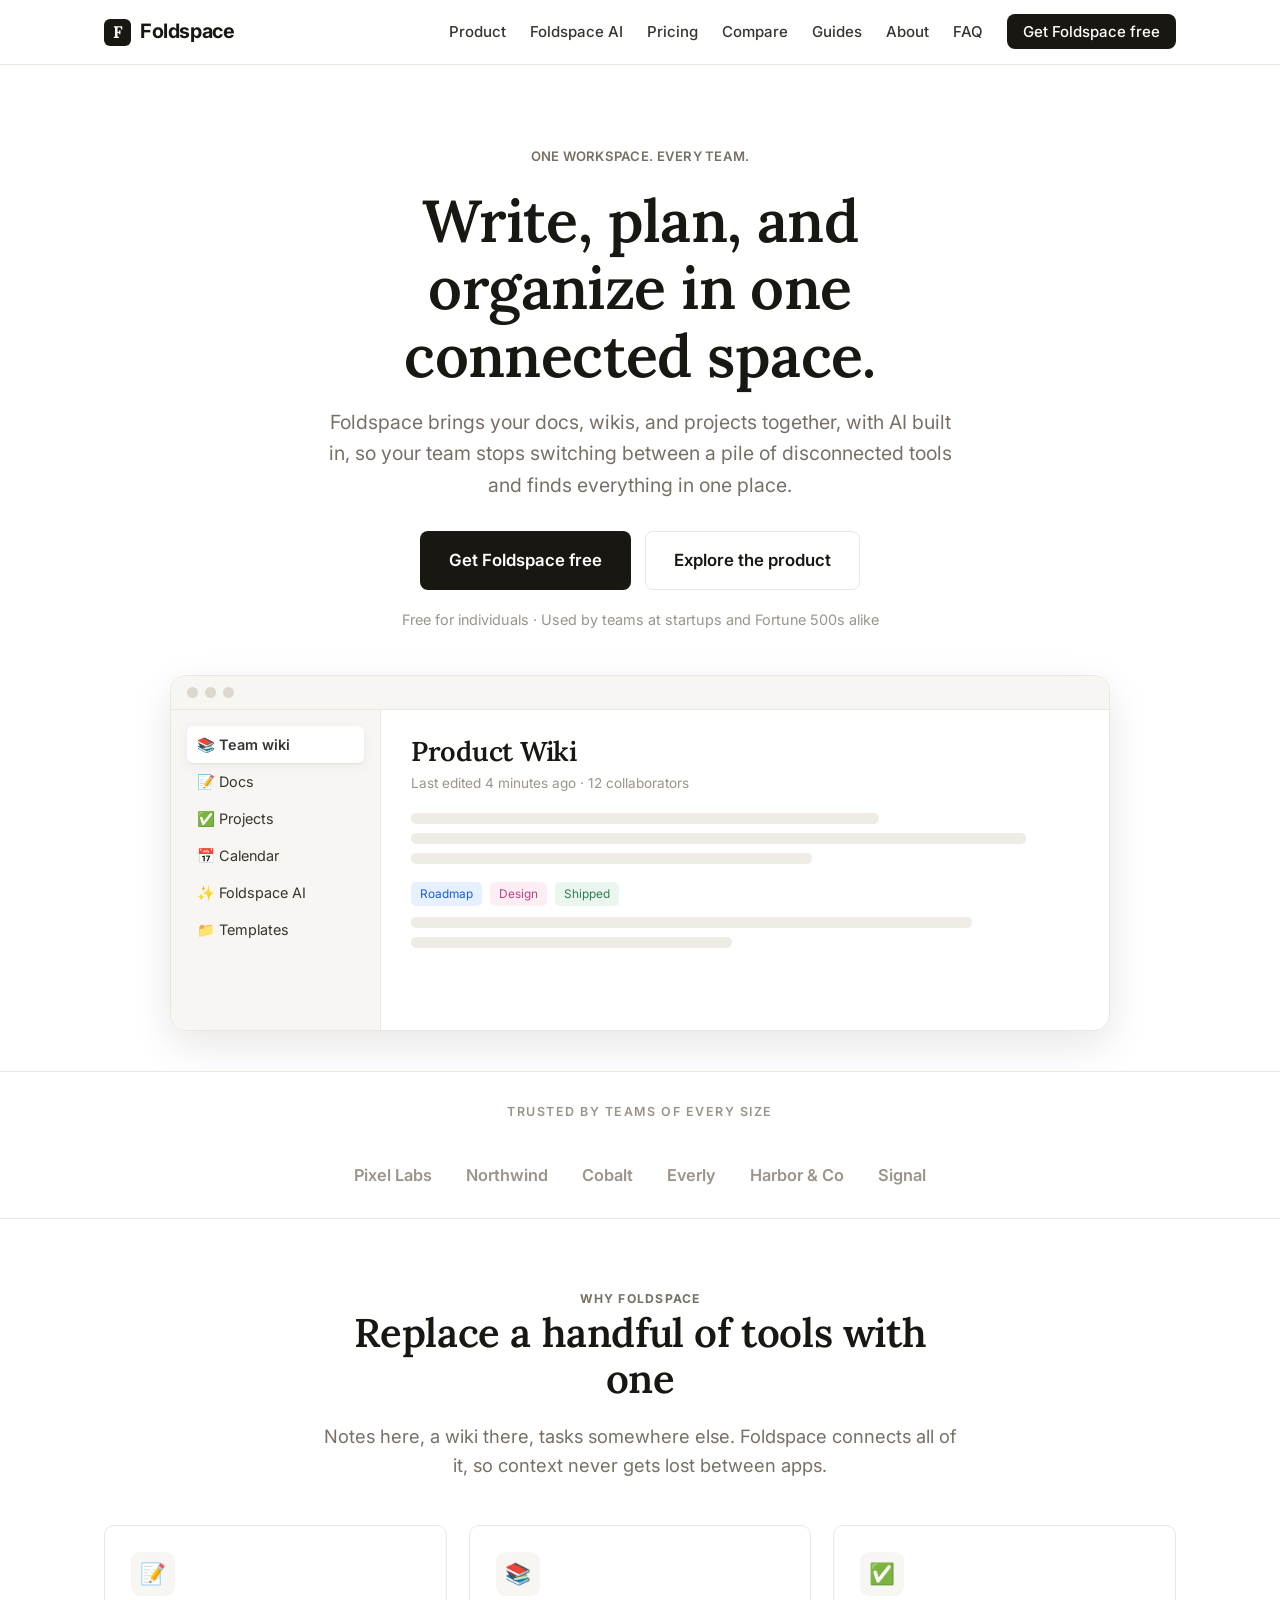
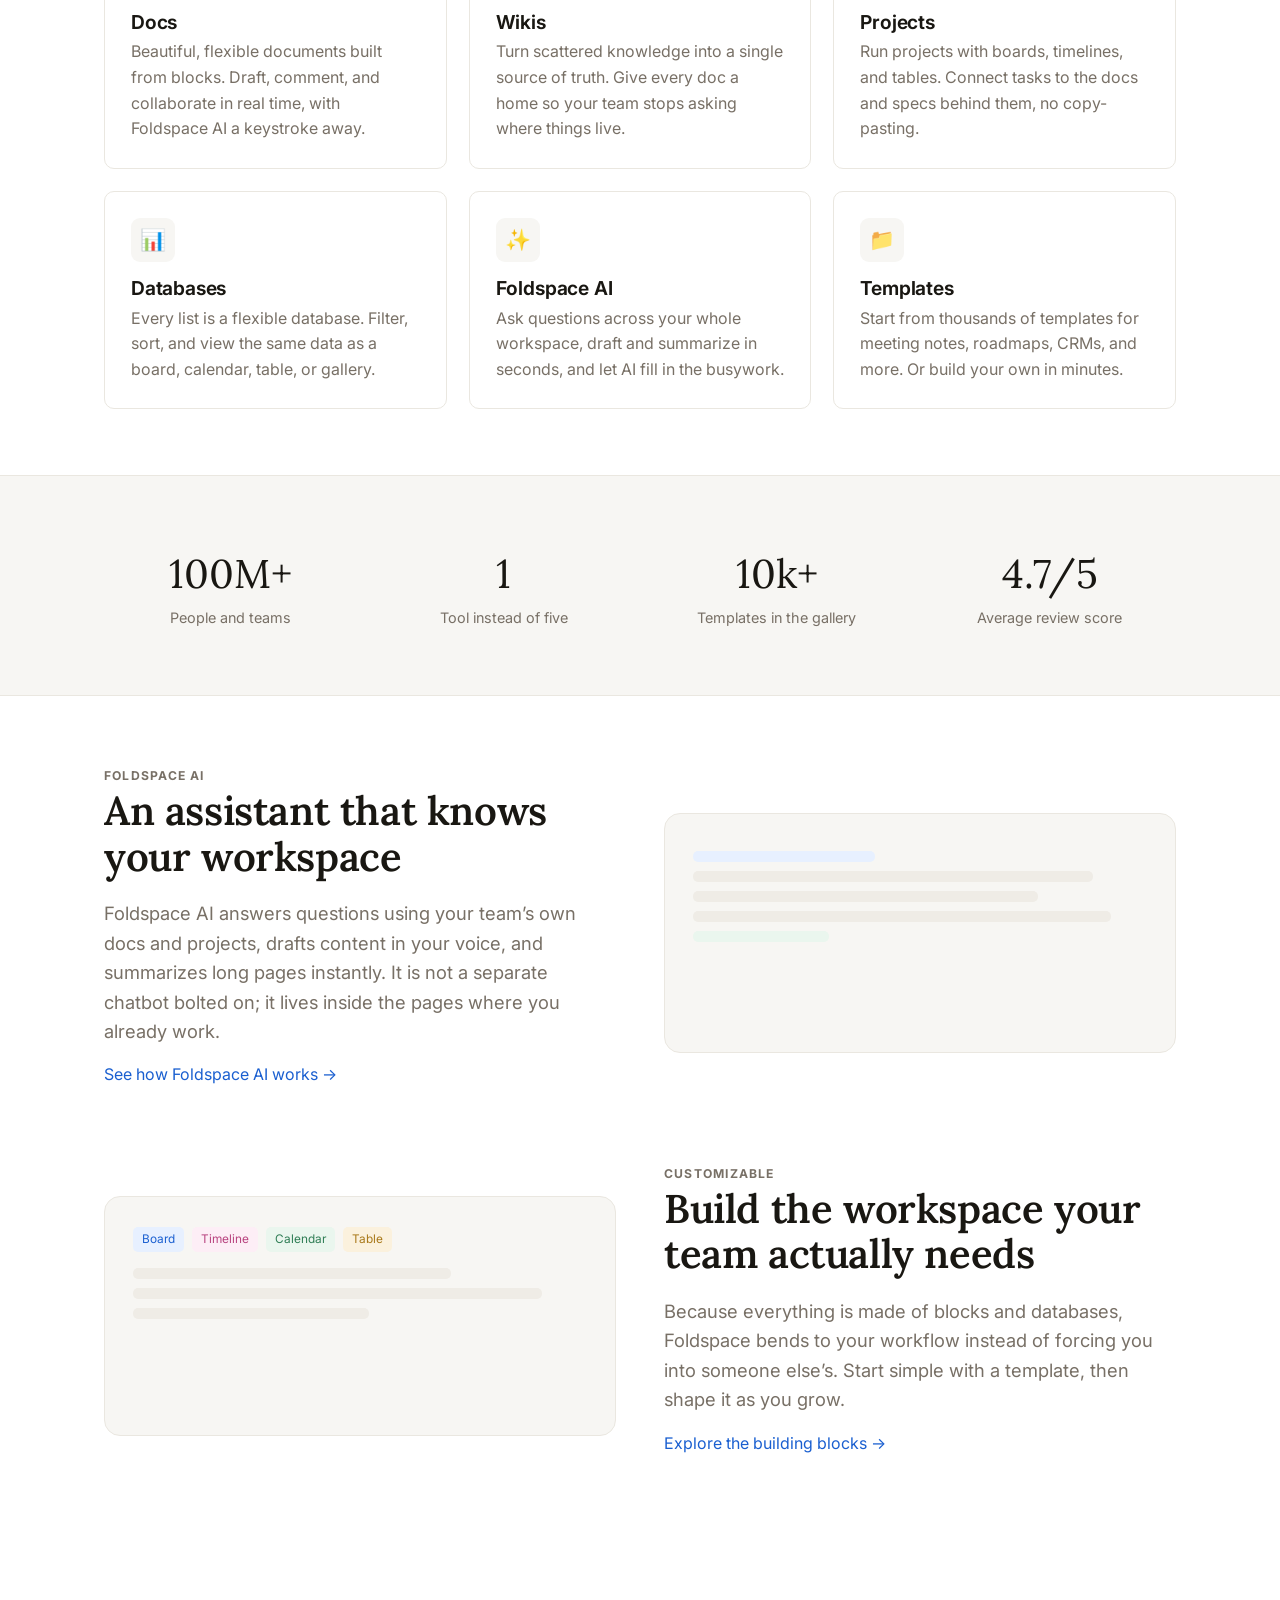
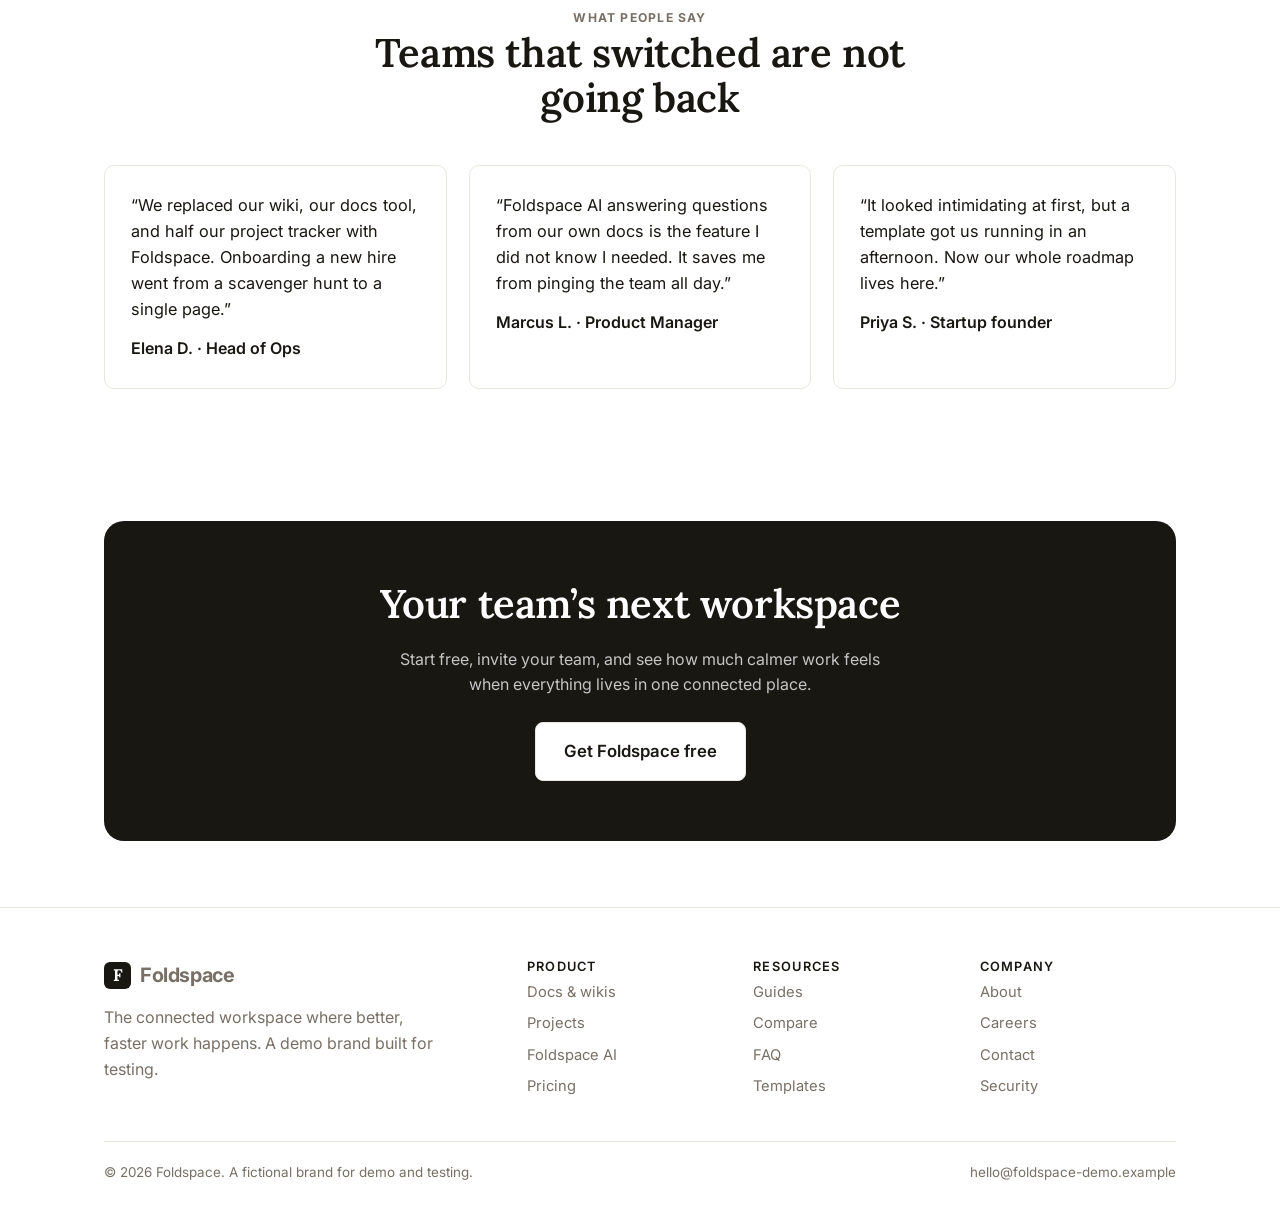
<file: index.html>
<!doctype html>
<html lang="en">
<head>
<meta charset="utf-8" />
<meta name="viewport" content="width=device-width, initial-scale=1" />
<title>Foldspace — the connected workspace for docs, wikis &amp; projects</title>
<meta name="description" content="Foldspace is the all-in-one connected workspace where teams write docs, build wikis, run projects, and use AI in one place. Replace a handful of disconnected tools with a single workspace. Free to start." />
<link rel="preconnect" href="https://fonts.googleapis.com" />
<link rel="preconnect" href="https://fonts.gstatic.com" crossorigin />
<link href="https://fonts.googleapis.com/css2?family=Lora:wght@500;600&family=Inter:wght@400;500;600;700&display=swap" rel="stylesheet" />
<link rel="stylesheet" href="styles.css" />
</head>
<body>
<header class="site-header">
  <div class="wrap nav">
    <a class="brand" href="index.html"><span class="mark">F</span> Foldspace</a>
    <nav><ul class="nav-links">
      <li><a href="product.html">Product</a></li>
      <li><a href="product.html#ai">Foldspace AI</a></li>
      <li><a href="product.html#pricing">Pricing</a></li>
      <li><a href="compare.html">Compare</a></li>
      <li><a href="guides.html">Guides</a></li>
      <li><a href="about.html">About</a></li>
      <li><a href="faq.html">FAQ</a></li>
      <li><a class="nav-cta" href="product.html#pricing">Get Foldspace free</a></li>
    </ul></nav>
  </div>
</header>

<section class="hero">
  <div class="wrap">
    <span class="eyebrow">One workspace. Every team.</span>
    <h1>Write, plan, and organize in one connected space.</h1>
    <p class="lede">Foldspace brings your docs, wikis, and projects together, with AI built in, so your team stops switching between a pile of disconnected tools and finds everything in one place.</p>
    <div class="hero-actions">
      <a class="btn btn-primary btn-lg" href="product.html#pricing">Get Foldspace free</a>
      <a class="btn btn-ghost btn-lg" href="product.html">Explore the product</a>
    </div>
    <p class="trust-line">Free for individuals &middot; Used by teams at startups and Fortune 500s alike</p>

    <div class="mock">
      <div class="mock-top"><span class="mock-dot"></span><span class="mock-dot"></span><span class="mock-dot"></span></div>
      <div class="mock-body">
        <aside class="mock-side">
          <div class="item on">&#128218; Team wiki</div>
          <div class="item">&#128221; Docs</div>
          <div class="item">&#9989; Projects</div>
          <div class="item">&#128197; Calendar</div>
          <div class="item">&#10024; Foldspace AI</div>
          <div class="item">&#128193; Templates</div>
        </aside>
        <div class="mock-main">
          <h4>Product Wiki</h4>
          <div class="subtle">Last edited 4 minutes ago &middot; 12 collaborators</div>
          <div class="mock-line" style="width:70%"></div>
          <div class="mock-line" style="width:92%"></div>
          <div class="mock-line" style="width:60%"></div>
          <div style="margin:16px 0 6px">
            <span class="mock-chip" style="background:#e7f0ff;color:#1a5fd0">Roadmap</span>
            <span class="mock-chip" style="background:#fdeef6;color:#b8437f">Design</span>
            <span class="mock-chip" style="background:#eaf6ee;color:#2f7d55">Shipped</span>
          </div>
          <div class="mock-line" style="width:84%"></div>
          <div class="mock-line" style="width:48%"></div>
        </div>
      </div>
    </div>
  </div>
</section>

<div class="logos">
  <div class="wrap row">
    <span class="lbl">Trusted by teams of every size</span>
    <span>Pixel Labs</span><span>Northwind</span><span>Cobalt</span><span>Everly</span><span>Harbor &amp; Co</span><span>Signal</span>
  </div>
</div>

<section>
  <div class="wrap">
    <div class="section-head">
      <span class="kicker">Why Foldspace</span>
      <h2>Replace a handful of tools with one</h2>
      <p class="lead" style="margin:0 auto">Notes here, a wiki there, tasks somewhere else. Foldspace connects all of it, so context never gets lost between apps.</p>
    </div>
    <div class="grid grid-3">
      <div class="card"><div class="ico">&#128221;</div><h3>Docs</h3><p>Beautiful, flexible documents built from blocks. Draft, comment, and collaborate in real time, with Foldspace AI a keystroke away.</p></div>
      <div class="card"><div class="ico">&#128218;</div><h3>Wikis</h3><p>Turn scattered knowledge into a single source of truth. Give every doc a home so your team stops asking where things live.</p></div>
      <div class="card"><div class="ico">&#9989;</div><h3>Projects</h3><p>Run projects with boards, timelines, and tables. Connect tasks to the docs and specs behind them, no copy-pasting.</p></div>
      <div class="card"><div class="ico">&#128202;</div><h3>Databases</h3><p>Every list is a flexible database. Filter, sort, and view the same data as a board, calendar, table, or gallery.</p></div>
      <div class="card"><div class="ico">&#10024;</div><h3>Foldspace AI</h3><p>Ask questions across your whole workspace, draft and summarize in seconds, and let AI fill in the busywork.</p></div>
      <div class="card"><div class="ico">&#128193;</div><h3>Templates</h3><p>Start from thousands of templates for meeting notes, roadmaps, CRMs, and more. Or build your own in minutes.</p></div>
    </div>
  </div>
</section>

<section class="panel-bg">
  <div class="wrap">
    <div class="stats">
      <div class="stat"><div class="big">100M+</div><div class="lbl">People and teams</div></div>
      <div class="stat"><div class="big">1</div><div class="lbl">Tool instead of five</div></div>
      <div class="stat"><div class="big">10k+</div><div class="lbl">Templates in the gallery</div></div>
      <div class="stat"><div class="big">4.7/5</div><div class="lbl">Average review score</div></div>
    </div>
  </div>
</section>

<section>
  <div class="wrap">
    <div class="split">
      <div class="text">
        <span class="kicker">Foldspace AI</span>
        <h2>An assistant that knows your workspace</h2>
        <p class="lead">Foldspace AI answers questions using your team&rsquo;s own docs and projects, drafts content in your voice, and summarizes long pages instantly. It is not a separate chatbot bolted on; it lives inside the pages where you already work.</p>
        <p><a href="product.html#ai">See how Foldspace AI works &rarr;</a></p>
      </div>
      <div class="visual">
        <div class="mock-line" style="width:40%;background:#e7f0ff"></div>
        <div class="mock-line" style="width:88%"></div>
        <div class="mock-line" style="width:76%"></div>
        <div class="mock-line" style="width:92%"></div>
        <div class="mock-line" style="width:30%;background:#eaf6ee"></div>
      </div>
    </div>
    <div class="split rev">
      <div class="text">
        <span class="kicker">Customizable</span>
        <h2>Build the workspace your team actually needs</h2>
        <p class="lead">Because everything is made of blocks and databases, Foldspace bends to your workflow instead of forcing you into someone else&rsquo;s. Start simple with a template, then shape it as you grow.</p>
        <p><a href="product.html">Explore the building blocks &rarr;</a></p>
      </div>
      <div class="visual">
        <span class="mock-chip" style="background:#e7f0ff;color:#1a5fd0">Board</span>
        <span class="mock-chip" style="background:#fdeef6;color:#b8437f">Timeline</span>
        <span class="mock-chip" style="background:#eaf6ee;color:#2f7d55">Calendar</span>
        <span class="mock-chip" style="background:#fbf1dd;color:#a9791a">Table</span>
        <div class="mock-line" style="width:70%;margin-top:14px"></div>
        <div class="mock-line" style="width:90%"></div>
        <div class="mock-line" style="width:52%"></div>
      </div>
    </div>
  </div>
</section>

<section>
  <div class="wrap">
    <div class="section-head"><span class="kicker">What people say</span><h2>Teams that switched are not going back</h2></div>
    <div class="grid grid-3">
      <div class="card"><p style="color:var(--ink);font-size:1.02rem">&ldquo;We replaced our wiki, our docs tool, and half our project tracker with Foldspace. Onboarding a new hire went from a scavenger hunt to a single page.&rdquo;</p><p style="margin-top:14px;font-weight:600;color:var(--ink)">Elena D. &middot; Head of Ops</p></div>
      <div class="card"><p style="color:var(--ink);font-size:1.02rem">&ldquo;Foldspace AI answering questions from our own docs is the feature I did not know I needed. It saves me from pinging the team all day.&rdquo;</p><p style="margin-top:14px;font-weight:600;color:var(--ink)">Marcus L. &middot; Product Manager</p></div>
      <div class="card"><p style="color:var(--ink);font-size:1.02rem">&ldquo;It looked intimidating at first, but a template got us running in an afternoon. Now our whole roadmap lives here.&rdquo;</p><p style="margin-top:14px;font-weight:600;color:var(--ink)">Priya S. &middot; Startup founder</p></div>
    </div>
  </div>
</section>

<section>
  <div class="wrap"><div class="cta-band">
    <h2>Your team&rsquo;s next workspace</h2>
    <p>Start free, invite your team, and see how much calmer work feels when everything lives in one connected place.</p>
    <a class="btn btn-ghost btn-lg" style="background:#fff" href="product.html#pricing">Get Foldspace free</a>
  </div></div>
</section>

<footer class="site-footer">
  <div class="wrap">
    <div class="footer-grid">
      <div><a class="brand" href="index.html"><span class="mark">F</span> Foldspace</a><p style="margin-top:14px;max-width:34ch;color:var(--muted)">The connected workspace where better, faster work happens. A demo brand built for testing.</p></div>
      <div><h4>Product</h4><ul><li><a href="product.html">Docs &amp; wikis</a></li><li><a href="product.html">Projects</a></li><li><a href="product.html#ai">Foldspace AI</a></li><li><a href="product.html#pricing">Pricing</a></li></ul></div>
      <div><h4>Resources</h4><ul><li><a href="guides.html">Guides</a></li><li><a href="compare.html">Compare</a></li><li><a href="faq.html">FAQ</a></li><li><a href="guides.html">Templates</a></li></ul></div>
      <div><h4>Company</h4><ul><li><a href="about.html">About</a></li><li><a href="about.html">Careers</a></li><li><a href="mailto:hello@foldspace-demo.example">Contact</a></li><li><a href="about.html">Security</a></li></ul></div>
    </div>
    <div class="footer-bottom"><span>&copy; 2026 Foldspace. A fictional brand for demo and testing.</span><span>hello@foldspace-demo.example</span></div>
  </div>
</footer>
</body>
</html>
</file>
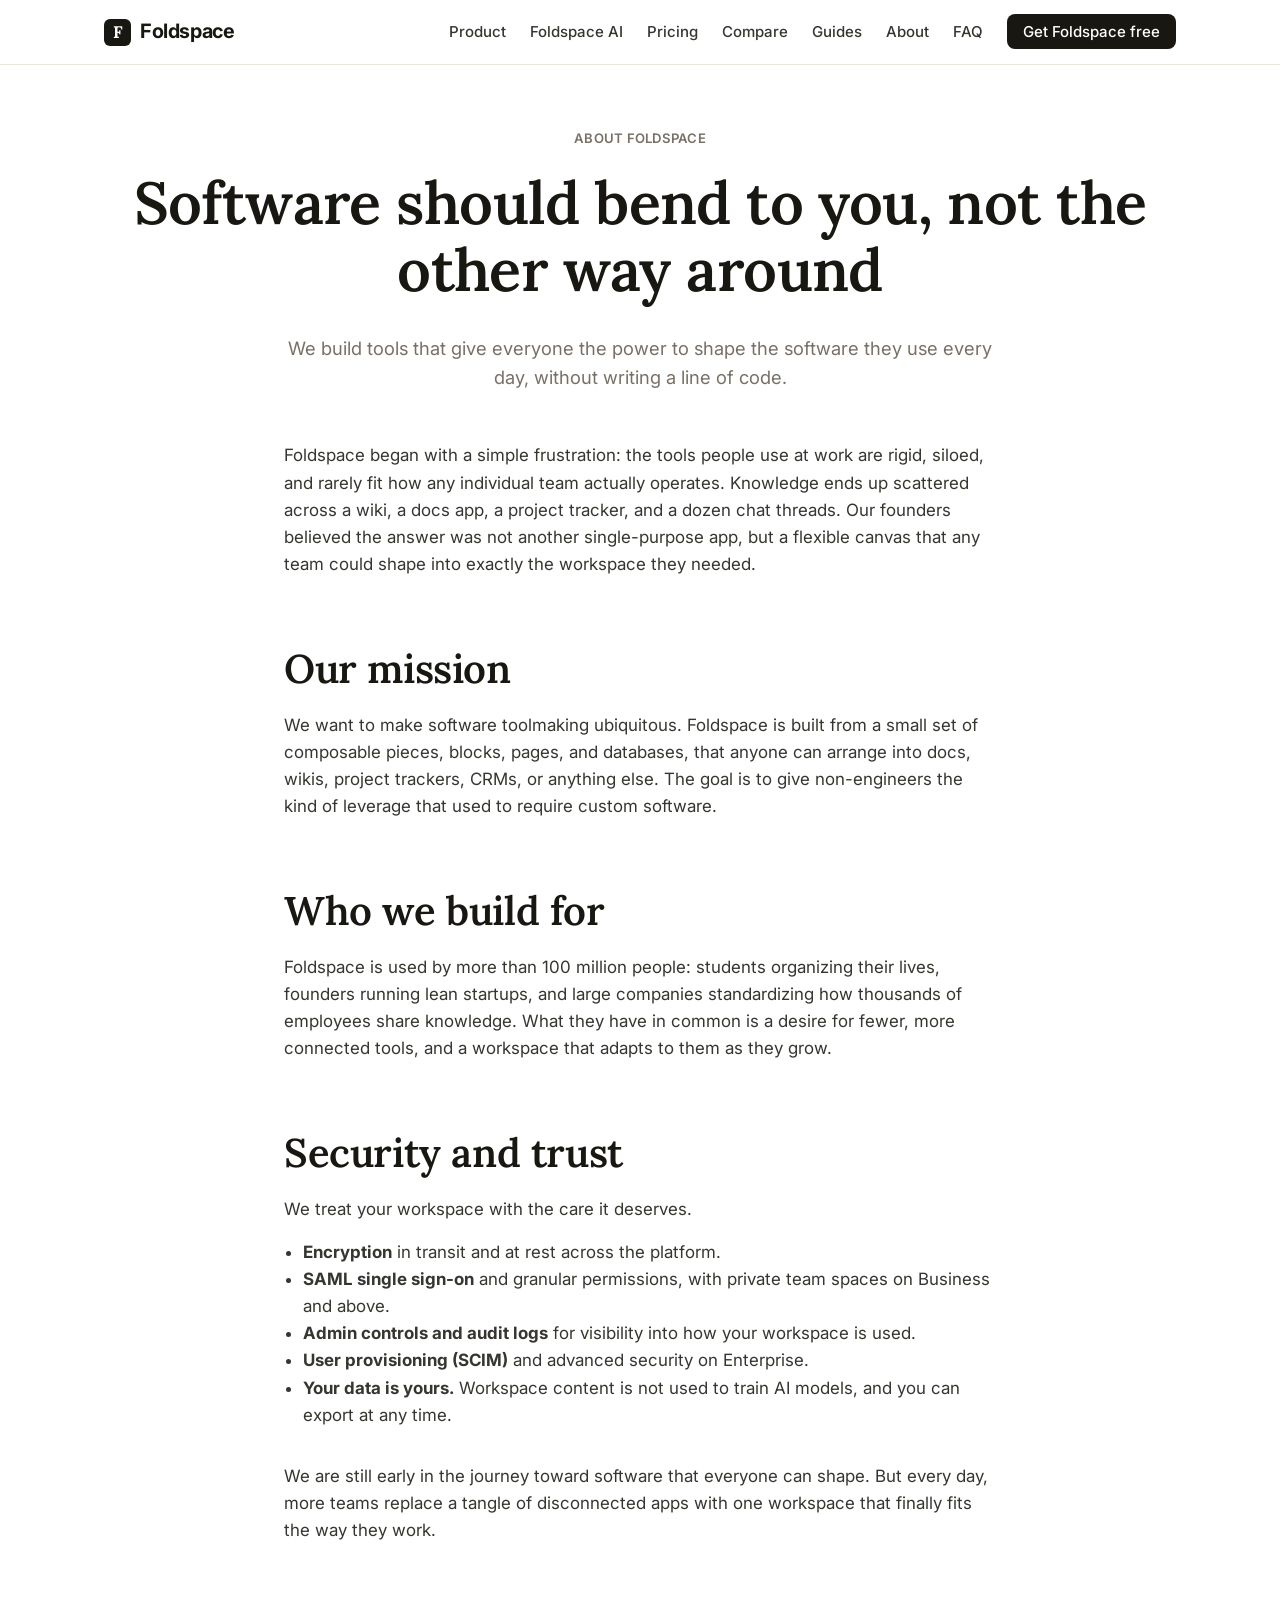
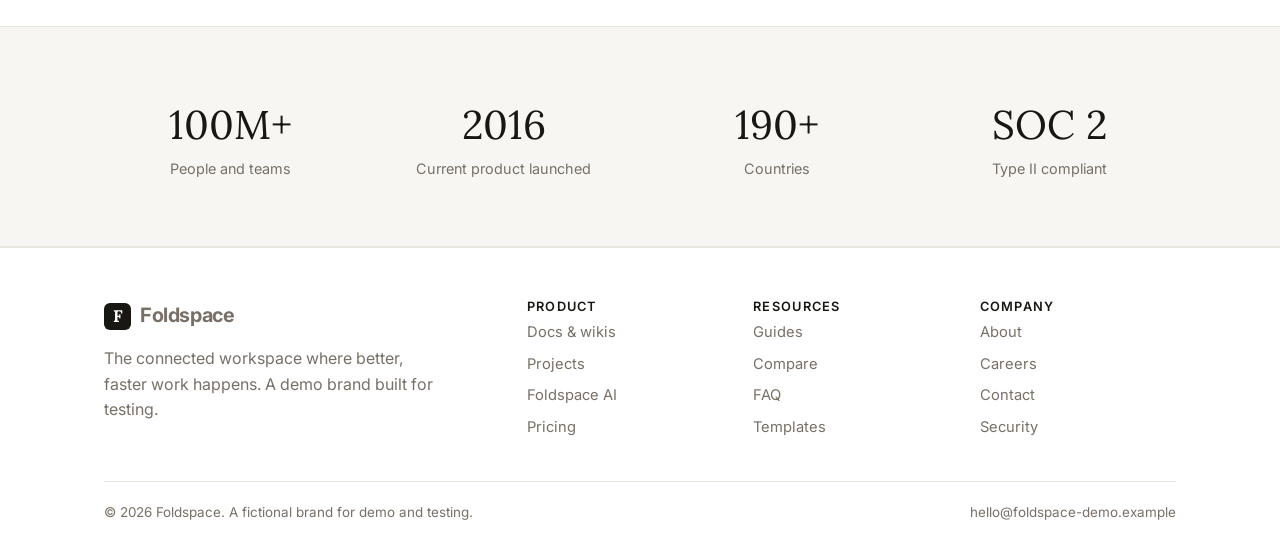
<file: about.html>
<!doctype html>
<html lang="en">
<head>
<meta charset="utf-8" />
<meta name="viewport" content="width=device-width, initial-scale=1" />
<title>About &amp; security — Foldspace</title>
<meta name="description" content="Foldspace's mission is to make software toolmaking ubiquitous by giving everyone a workspace they can shape. Our story, who we build for, and how we keep your workspace secure." />
<link rel="preconnect" href="https://fonts.googleapis.com" />
<link rel="preconnect" href="https://fonts.gstatic.com" crossorigin />
<link href="https://fonts.googleapis.com/css2?family=Lora:wght@500;600&family=Inter:wght@400;500;600;700&display=swap" rel="stylesheet" />
<link rel="stylesheet" href="styles.css" />
</head>
<body>
<header class="site-header">
  <div class="wrap nav">
    <a class="brand" href="index.html"><span class="mark">F</span> Foldspace</a>
    <nav><ul class="nav-links">
      <li><a href="product.html">Product</a></li>
      <li><a href="product.html#ai">Foldspace AI</a></li>
      <li><a href="product.html#pricing">Pricing</a></li>
      <li><a href="compare.html">Compare</a></li>
      <li><a href="guides.html">Guides</a></li>
      <li><a href="about.html">About</a></li>
      <li><a href="faq.html">FAQ</a></li>
      <li><a class="nav-cta" href="product.html#pricing">Get Foldspace free</a></li>
    </ul></nav>
  </div>
</header>

<section class="page-hero">
  <div class="wrap">
    <span class="eyebrow">About Foldspace</span>
    <h1>Software should bend to you, not the other way around</h1>
    <p class="lead">We build tools that give everyone the power to shape the software they use every day, without writing a line of code.</p>
  </div>
</section>

<section style="padding-top:26px">
  <div class="wrap narrow">
    <div class="article">
      <p>Foldspace began with a simple frustration: the tools people use at work are rigid, siloed, and rarely fit how any individual team actually operates. Knowledge ends up scattered across a wiki, a docs app, a project tracker, and a dozen chat threads. Our founders believed the answer was not another single-purpose app, but a flexible canvas that any team could shape into exactly the workspace they needed.</p>

      <h2>Our mission</h2>
      <p>We want to make software toolmaking ubiquitous. Foldspace is built from a small set of composable pieces, blocks, pages, and databases, that anyone can arrange into docs, wikis, project trackers, CRMs, or anything else. The goal is to give non-engineers the kind of leverage that used to require custom software.</p>

      <h2>Who we build for</h2>
      <p>Foldspace is used by more than 100 million people: students organizing their lives, founders running lean startups, and large companies standardizing how thousands of employees share knowledge. What they have in common is a desire for fewer, more connected tools, and a workspace that adapts to them as they grow.</p>

      <h2 id="security">Security and trust</h2>
      <p>We treat your workspace with the care it deserves.</p>
      <ul>
        <li><strong>Encryption</strong> in transit and at rest across the platform.</li>
        <li><strong>SAML single sign-on</strong> and granular permissions, with private team spaces on Business and above.</li>
        <li><strong>Admin controls and audit logs</strong> for visibility into how your workspace is used.</li>
        <li><strong>User provisioning (SCIM)</strong> and advanced security on Enterprise.</li>
        <li><strong>Your data is yours.</strong> Workspace content is not used to train AI models, and you can export at any time.</li>
      </ul>

      <p style="margin-top:2em">We are still early in the journey toward software that everyone can shape. But every day, more teams replace a tangle of disconnected apps with one workspace that finally fits the way they work.</p>
    </div>
  </div>
</section>

<section class="panel-bg">
  <div class="wrap"><div class="stats">
    <div class="stat"><div class="big">100M+</div><div class="lbl">People and teams</div></div>
    <div class="stat"><div class="big">2016</div><div class="lbl">Current product launched</div></div>
    <div class="stat"><div class="big">190+</div><div class="lbl">Countries</div></div>
    <div class="stat"><div class="big">SOC 2</div><div class="lbl">Type II compliant</div></div>
  </div></div>
</section>

<footer class="site-footer">
  <div class="wrap">
    <div class="footer-grid">
      <div><a class="brand" href="index.html"><span class="mark">F</span> Foldspace</a><p style="margin-top:14px;max-width:34ch;color:var(--muted)">The connected workspace where better, faster work happens. A demo brand built for testing.</p></div>
      <div><h4>Product</h4><ul><li><a href="product.html">Docs &amp; wikis</a></li><li><a href="product.html">Projects</a></li><li><a href="product.html#ai">Foldspace AI</a></li><li><a href="product.html#pricing">Pricing</a></li></ul></div>
      <div><h4>Resources</h4><ul><li><a href="guides.html">Guides</a></li><li><a href="compare.html">Compare</a></li><li><a href="faq.html">FAQ</a></li><li><a href="guides.html">Templates</a></li></ul></div>
      <div><h4>Company</h4><ul><li><a href="about.html">About</a></li><li><a href="about.html">Careers</a></li><li><a href="mailto:hello@foldspace-demo.example">Contact</a></li><li><a href="about.html#security">Security</a></li></ul></div>
    </div>
    <div class="footer-bottom"><span>&copy; 2026 Foldspace. A fictional brand for demo and testing.</span><span>hello@foldspace-demo.example</span></div>
  </div>
</footer>
</body>
</html>
</file>
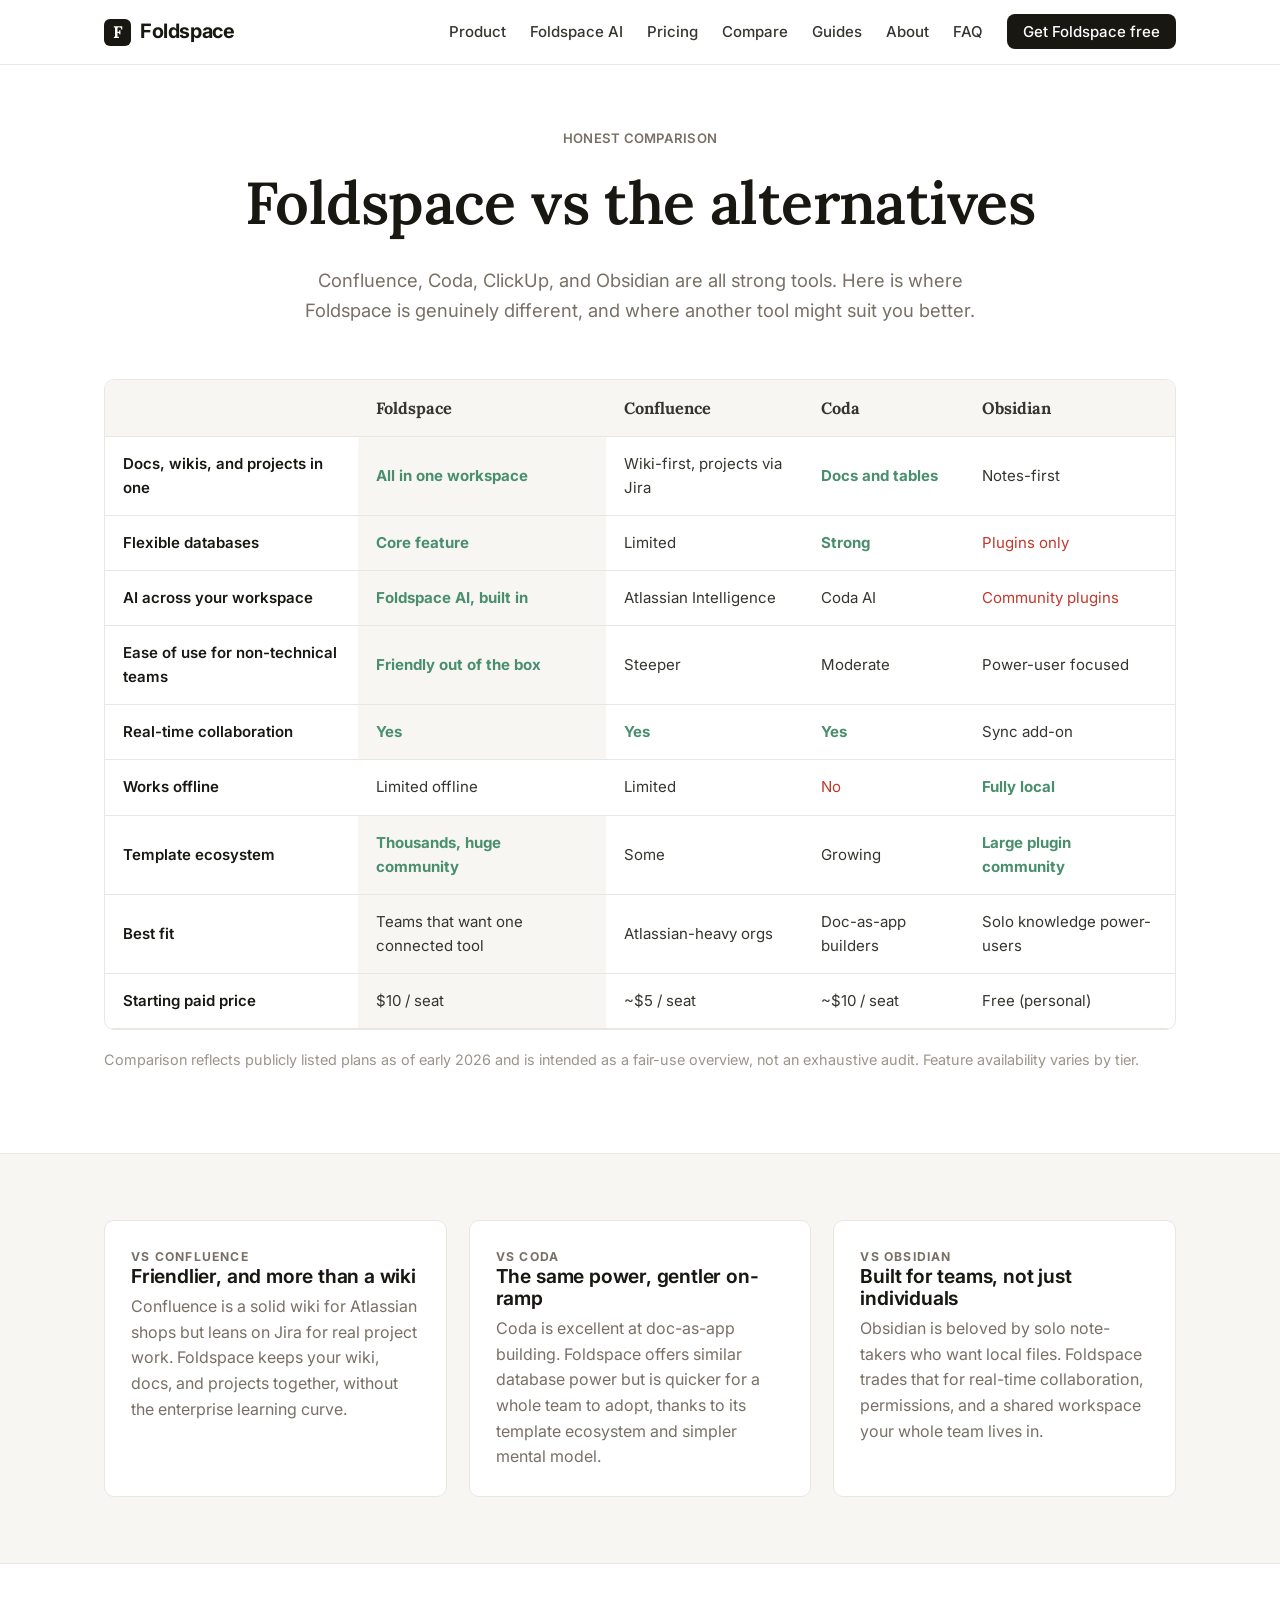
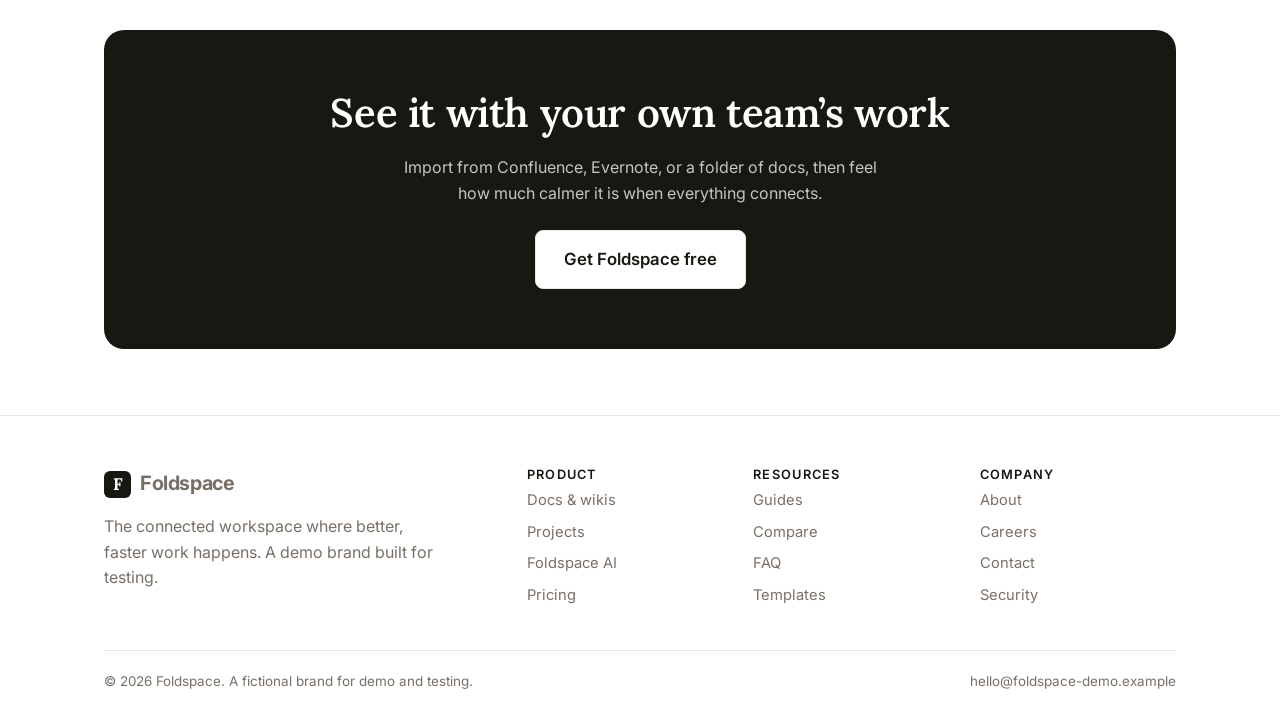
<file: compare.html>
<!doctype html>
<html lang="en">
<head>
<meta charset="utf-8" />
<meta name="viewport" content="width=device-width, initial-scale=1" />
<title>Foldspace vs Confluence, Coda, ClickUp &amp; Obsidian</title>
<meta name="description" content="How Foldspace compares to Confluence, Coda, ClickUp, and Obsidian across docs, wikis, projects, databases, AI, ease of use, and price. See which connected workspace fits your team." />
<link rel="preconnect" href="https://fonts.googleapis.com" />
<link rel="preconnect" href="https://fonts.gstatic.com" crossorigin />
<link href="https://fonts.googleapis.com/css2?family=Lora:wght@500;600&family=Inter:wght@400;500;600;700&display=swap" rel="stylesheet" />
<link rel="stylesheet" href="styles.css" />
</head>
<body>
<header class="site-header">
  <div class="wrap nav">
    <a class="brand" href="index.html"><span class="mark">F</span> Foldspace</a>
    <nav><ul class="nav-links">
      <li><a href="product.html">Product</a></li>
      <li><a href="product.html#ai">Foldspace AI</a></li>
      <li><a href="product.html#pricing">Pricing</a></li>
      <li><a href="compare.html">Compare</a></li>
      <li><a href="guides.html">Guides</a></li>
      <li><a href="about.html">About</a></li>
      <li><a href="faq.html">FAQ</a></li>
      <li><a class="nav-cta" href="product.html#pricing">Get Foldspace free</a></li>
    </ul></nav>
  </div>
</header>

<section class="page-hero">
  <div class="wrap">
    <span class="eyebrow">Honest comparison</span>
    <h1>Foldspace vs the alternatives</h1>
    <p class="lead">Confluence, Coda, ClickUp, and Obsidian are all strong tools. Here is where Foldspace is genuinely different, and where another tool might suit you better.</p>
  </div>
</section>

<section style="padding-top:30px">
  <div class="wrap">
    <div class="table-scroll">
      <table class="compare">
        <thead>
          <tr><th></th><th class="us">Foldspace</th><th>Confluence</th><th>Coda</th><th>Obsidian</th></tr>
        </thead>
        <tbody>
          <tr><th>Docs, wikis, and projects in one</th><td class="us yes">All in one workspace</td><td>Wiki-first, projects via Jira</td><td class="yes">Docs and tables</td><td>Notes-first</td></tr>
          <tr><th>Flexible databases</th><td class="us yes">Core feature</td><td>Limited</td><td class="yes">Strong</td><td class="no">Plugins only</td></tr>
          <tr><th>AI across your workspace</th><td class="us yes">Foldspace AI, built in</td><td>Atlassian Intelligence</td><td>Coda AI</td><td class="no">Community plugins</td></tr>
          <tr><th>Ease of use for non-technical teams</th><td class="us yes">Friendly out of the box</td><td>Steeper</td><td>Moderate</td><td>Power-user focused</td></tr>
          <tr><th>Real-time collaboration</th><td class="us yes">Yes</td><td class="yes">Yes</td><td class="yes">Yes</td><td>Sync add-on</td></tr>
          <tr><th>Works offline</th><td>Limited offline</td><td>Limited</td><td class="no">No</td><td class="yes">Fully local</td></tr>
          <tr><th>Template ecosystem</th><td class="us yes">Thousands, huge community</td><td>Some</td><td>Growing</td><td class="yes">Large plugin community</td></tr>
          <tr><th>Best fit</th><td class="us">Teams that want one connected tool</td><td>Atlassian-heavy orgs</td><td>Doc-as-app builders</td><td>Solo knowledge power-users</td></tr>
          <tr><th>Starting paid price</th><td class="us">$10 / seat</td><td>~$5 / seat</td><td>~$10 / seat</td><td>Free (personal)</td></tr>
        </tbody>
      </table>
    </div>
    <p style="margin-top:18px;color:var(--faint);font-size:.9rem">Comparison reflects publicly listed plans as of early 2026 and is intended as a fair-use overview, not an exhaustive audit. Feature availability varies by tier.</p>
  </div>
</section>

<section class="panel-bg">
  <div class="wrap">
    <div class="grid grid-3">
      <div class="card"><div class="kicker">vs Confluence</div><h3>Friendlier, and more than a wiki</h3><p>Confluence is a solid wiki for Atlassian shops but leans on Jira for real project work. Foldspace keeps your wiki, docs, and projects together, without the enterprise learning curve.</p></div>
      <div class="card"><div class="kicker">vs Coda</div><h3>The same power, gentler on-ramp</h3><p>Coda is excellent at doc-as-app building. Foldspace offers similar database power but is quicker for a whole team to adopt, thanks to its template ecosystem and simpler mental model.</p></div>
      <div class="card"><div class="kicker">vs Obsidian</div><h3>Built for teams, not just individuals</h3><p>Obsidian is beloved by solo note-takers who want local files. Foldspace trades that for real-time collaboration, permissions, and a shared workspace your whole team lives in.</p></div>
    </div>
  </div>
</section>

<section>
  <div class="wrap"><div class="cta-band">
    <h2>See it with your own team&rsquo;s work</h2>
    <p>Import from Confluence, Evernote, or a folder of docs, then feel how much calmer it is when everything connects.</p>
    <a class="btn btn-ghost btn-lg" style="background:#fff" href="product.html#pricing">Get Foldspace free</a>
  </div></div>
</section>

<footer class="site-footer">
  <div class="wrap">
    <div class="footer-grid">
      <div><a class="brand" href="index.html"><span class="mark">F</span> Foldspace</a><p style="margin-top:14px;max-width:34ch;color:var(--muted)">The connected workspace where better, faster work happens. A demo brand built for testing.</p></div>
      <div><h4>Product</h4><ul><li><a href="product.html">Docs &amp; wikis</a></li><li><a href="product.html">Projects</a></li><li><a href="product.html#ai">Foldspace AI</a></li><li><a href="product.html#pricing">Pricing</a></li></ul></div>
      <div><h4>Resources</h4><ul><li><a href="guides.html">Guides</a></li><li><a href="compare.html">Compare</a></li><li><a href="faq.html">FAQ</a></li><li><a href="guides.html">Templates</a></li></ul></div>
      <div><h4>Company</h4><ul><li><a href="about.html">About</a></li><li><a href="about.html">Careers</a></li><li><a href="mailto:hello@foldspace-demo.example">Contact</a></li><li><a href="about.html">Security</a></li></ul></div>
    </div>
    <div class="footer-bottom"><span>&copy; 2026 Foldspace. A fictional brand for demo and testing.</span><span>hello@foldspace-demo.example</span></div>
  </div>
</footer>
</body>
</html>
</file>
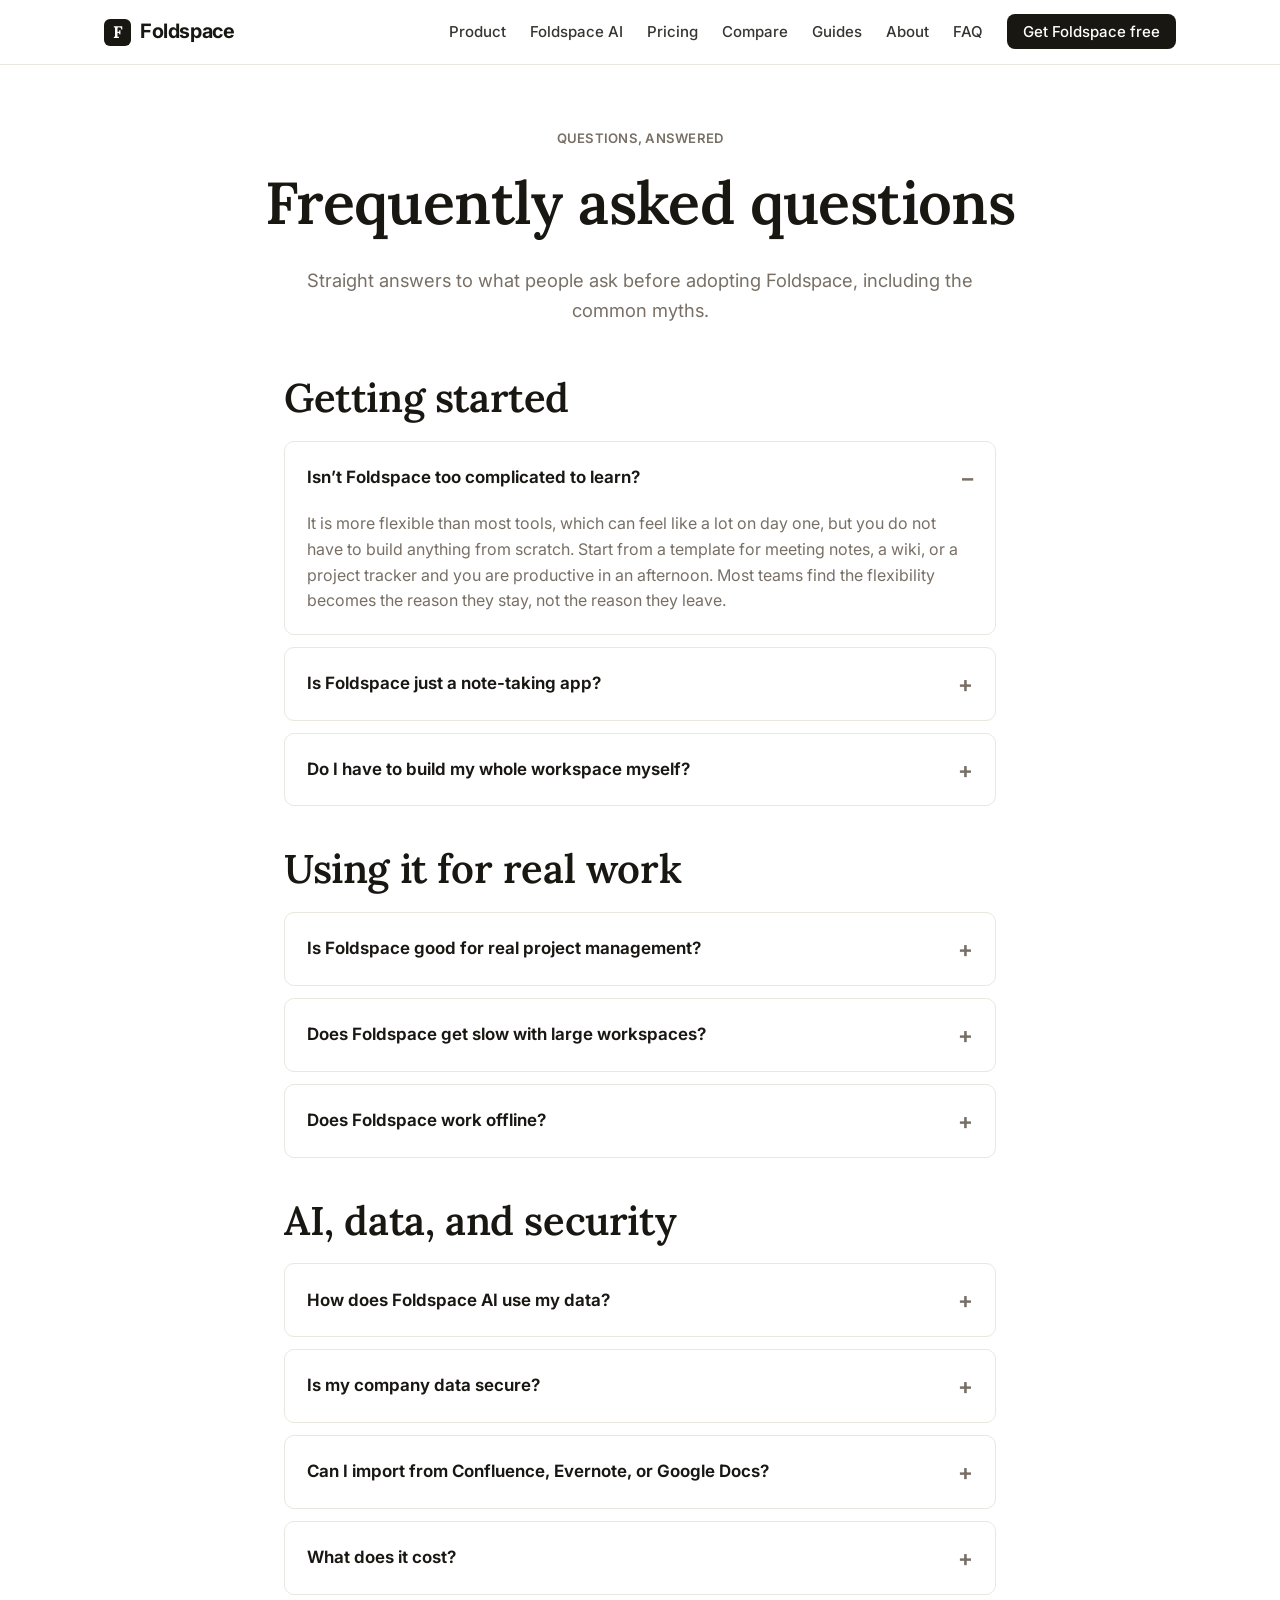
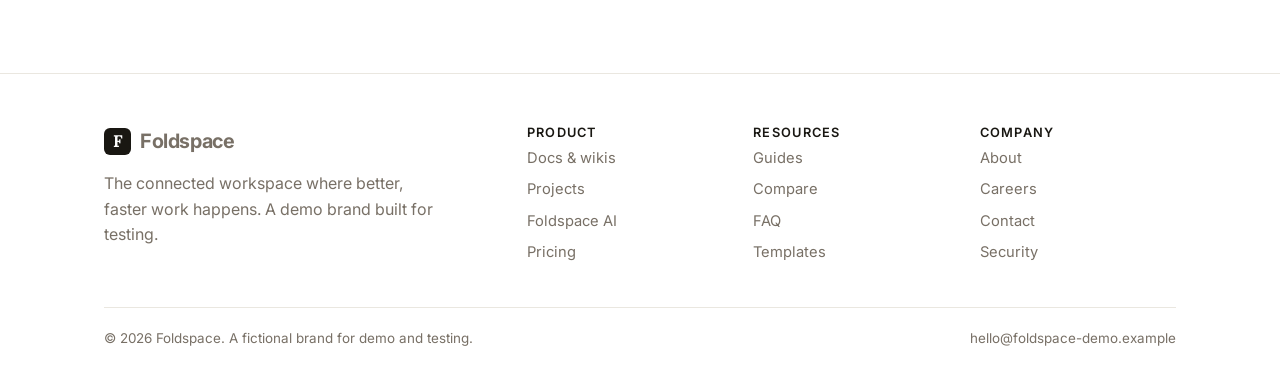
<file: faq.html>
<!doctype html>
<html lang="en">
<head>
<meta charset="utf-8" />
<meta name="viewport" content="width=device-width, initial-scale=1" />
<title>FAQ — is Foldspace hard to learn, is it just notes, security &amp; more</title>
<meta name="description" content="Answers to common questions about Foldspace: is it too complicated, is it only for notes, is it good for real project management, does it work offline, is it secure, and how Foldspace AI uses your data." />
<link rel="preconnect" href="https://fonts.googleapis.com" />
<link rel="preconnect" href="https://fonts.gstatic.com" crossorigin />
<link href="https://fonts.googleapis.com/css2?family=Lora:wght@500;600&family=Inter:wght@400;500;600;700&display=swap" rel="stylesheet" />
<link rel="stylesheet" href="styles.css" />
</head>
<body>
<header class="site-header">
  <div class="wrap nav">
    <a class="brand" href="index.html"><span class="mark">F</span> Foldspace</a>
    <nav><ul class="nav-links">
      <li><a href="product.html">Product</a></li>
      <li><a href="product.html#ai">Foldspace AI</a></li>
      <li><a href="product.html#pricing">Pricing</a></li>
      <li><a href="compare.html">Compare</a></li>
      <li><a href="guides.html">Guides</a></li>
      <li><a href="about.html">About</a></li>
      <li><a href="faq.html">FAQ</a></li>
      <li><a class="nav-cta" href="product.html#pricing">Get Foldspace free</a></li>
    </ul></nav>
  </div>
</header>

<section class="page-hero">
  <div class="wrap">
    <span class="eyebrow">Questions, answered</span>
    <h1>Frequently asked questions</h1>
    <p class="lead">Straight answers to what people ask before adopting Foldspace, including the common myths.</p>
  </div>
</section>

<section style="padding-top:26px">
  <div class="wrap narrow faq left">
    <h2 style="margin-bottom:20px;text-align:left">Getting started</h2>

    <details open><summary>Isn&rsquo;t Foldspace too complicated to learn?</summary><p>It is more flexible than most tools, which can feel like a lot on day one, but you do not have to build anything from scratch. Start from a template for meeting notes, a wiki, or a project tracker and you are productive in an afternoon. Most teams find the flexibility becomes the reason they stay, not the reason they leave.</p></details>

    <details><summary>Is Foldspace just a note-taking app?</summary><p>No. Notes are one small part. Foldspace combines docs, team wikis, project management, and flexible databases in one workspace, with AI built in. Many teams run their entire company knowledge base, roadmap, and CRM inside it.</p></details>

    <details><summary>Do I have to build my whole workspace myself?</summary><p>Not unless you want to. There are thousands of templates in the gallery for almost every use case, and you can duplicate one and start using it immediately, then customize as your needs evolve.</p></details>

    <h2 style="margin:40px 0 20px;text-align:left">Using it for real work</h2>

    <details><summary>Is Foldspace good for real project management?</summary><p>Yes. Projects can be viewed as boards, timelines, tables, or calendars, with custom properties, filters, and relations. Because tasks live next to the docs and specs behind them, context does not get lost the way it does when your tracker and your docs are separate tools.</p></details>

    <details><summary>Does Foldspace get slow with large workspaces?</summary><p>Performance has improved substantially, and most teams run large wikis and databases without issue. For very large databases, using filtered views and linked databases keeps things fast, rather than loading thousands of rows at once.</p></details>

    <details><summary>Does Foldspace work offline?</summary><p>Foldspace is primarily a real-time, cloud-based workspace, and it offers limited offline access for pages you have recently opened. If fully offline, local-first editing is essential to you, that is worth testing for your workflow before committing.</p></details>

    <h2 style="margin:40px 0 20px;text-align:left">AI, data, and security</h2>

    <details><summary>How does Foldspace AI use my data?</summary><p>Foldspace AI answers using the content in your own workspace and cites the pages it drew from. Your workspace data is not used to train the underlying models, and AI features can be managed by admins at the workspace level.</p></details>

    <details><summary>Is my company data secure?</summary><p>Foldspace supports SAML single sign-on, granular permissions, private team spaces, audit logs on higher tiers, and encryption in transit and at rest. Enterprise plans add advanced controls like user provisioning and extended admin tooling.</p></details>

    <details><summary>Can I import from Confluence, Evernote, or Google Docs?</summary><p>Yes. Foldspace has importers for Confluence, Evernote, Word, and more, plus copy-paste that preserves formatting. Most teams migrate their existing docs in a single sitting.</p></details>

    <details><summary>What does it cost?</summary><p>Foldspace is free for individuals. Paid team plans start at $10 per seat per month for Plus and $20 per seat per month for Business, which includes Foldspace AI. Enterprise pricing is custom. All paid plans offer a trial.</p></details>
  </div>
</section>

<footer class="site-footer">
  <div class="wrap">
    <div class="footer-grid">
      <div><a class="brand" href="index.html"><span class="mark">F</span> Foldspace</a><p style="margin-top:14px;max-width:34ch;color:var(--muted)">The connected workspace where better, faster work happens. A demo brand built for testing.</p></div>
      <div><h4>Product</h4><ul><li><a href="product.html">Docs &amp; wikis</a></li><li><a href="product.html">Projects</a></li><li><a href="product.html#ai">Foldspace AI</a></li><li><a href="product.html#pricing">Pricing</a></li></ul></div>
      <div><h4>Resources</h4><ul><li><a href="guides.html">Guides</a></li><li><a href="compare.html">Compare</a></li><li><a href="faq.html">FAQ</a></li><li><a href="guides.html">Templates</a></li></ul></div>
      <div><h4>Company</h4><ul><li><a href="about.html">About</a></li><li><a href="about.html">Careers</a></li><li><a href="mailto:hello@foldspace-demo.example">Contact</a></li><li><a href="about.html">Security</a></li></ul></div>
    </div>
    <div class="footer-bottom"><span>&copy; 2026 Foldspace. A fictional brand for demo and testing.</span><span>hello@foldspace-demo.example</span></div>
  </div>
</footer>
</body>
</html>
</file>
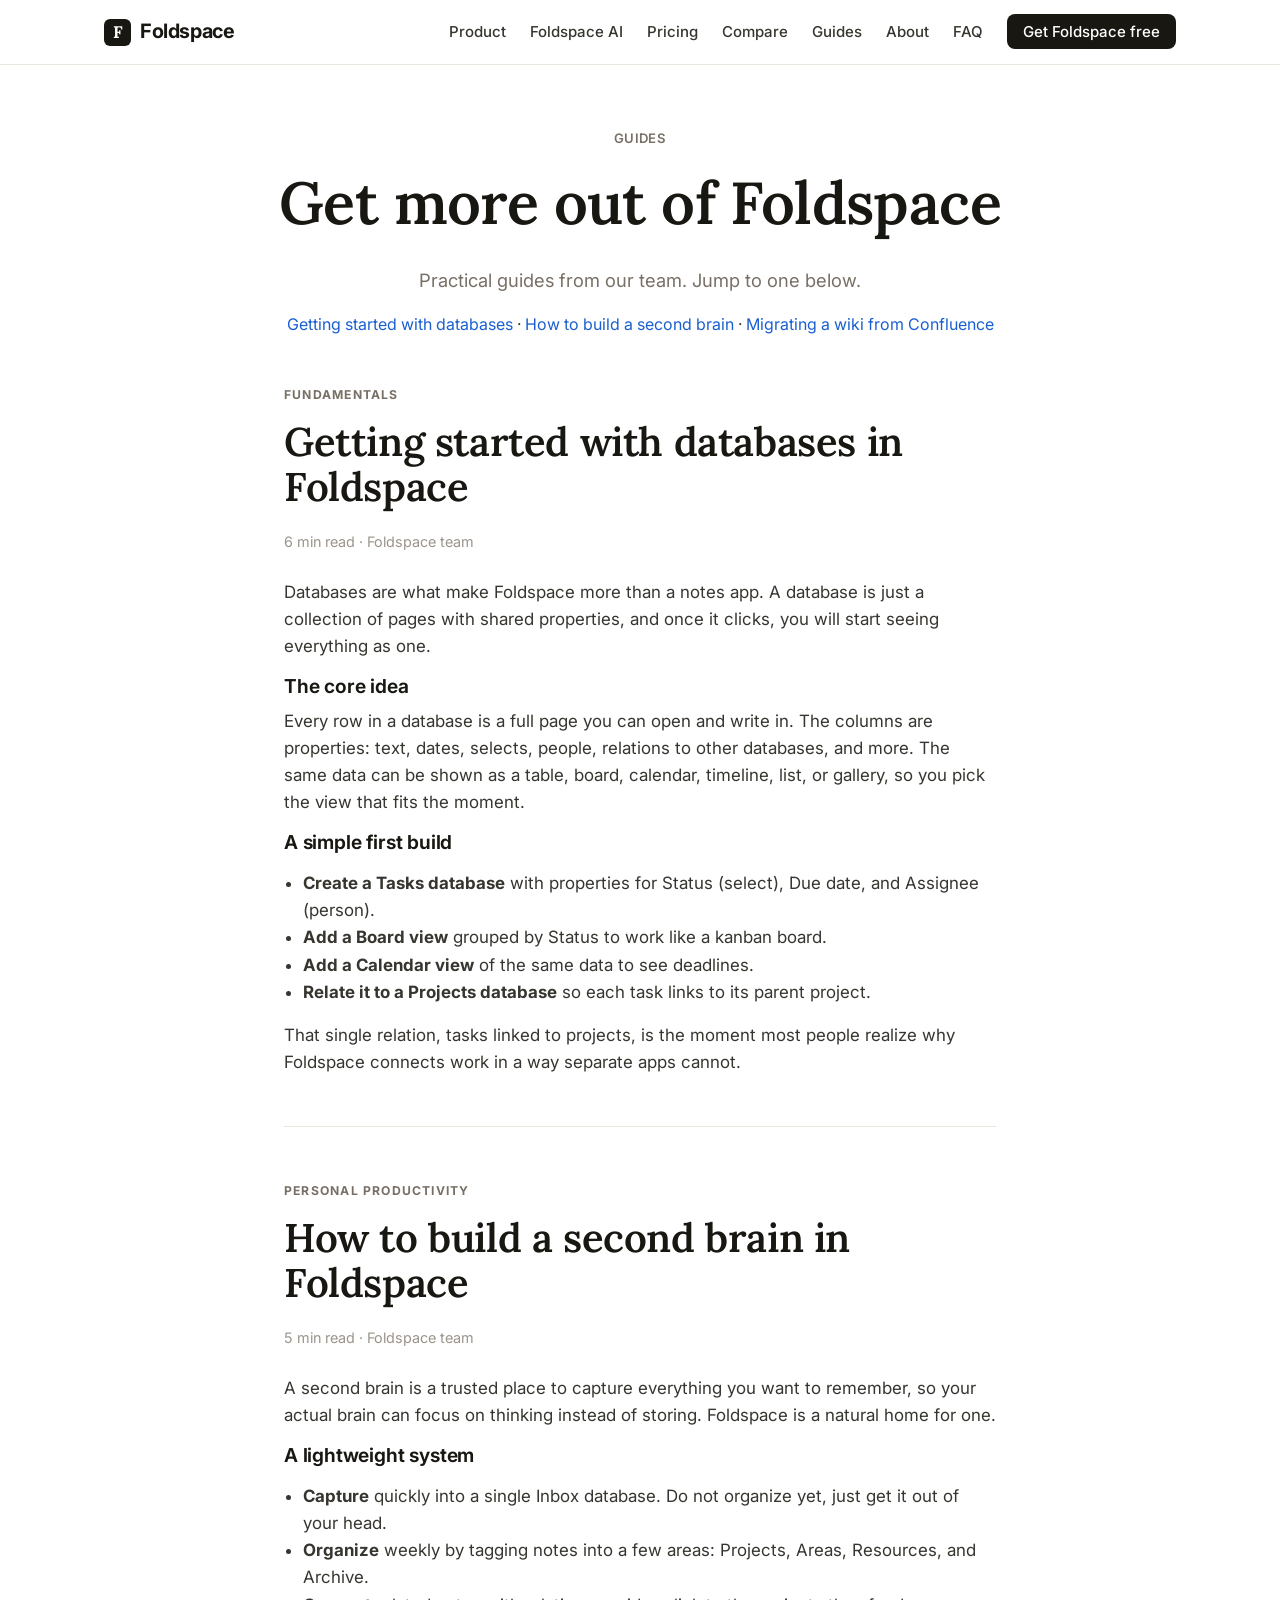
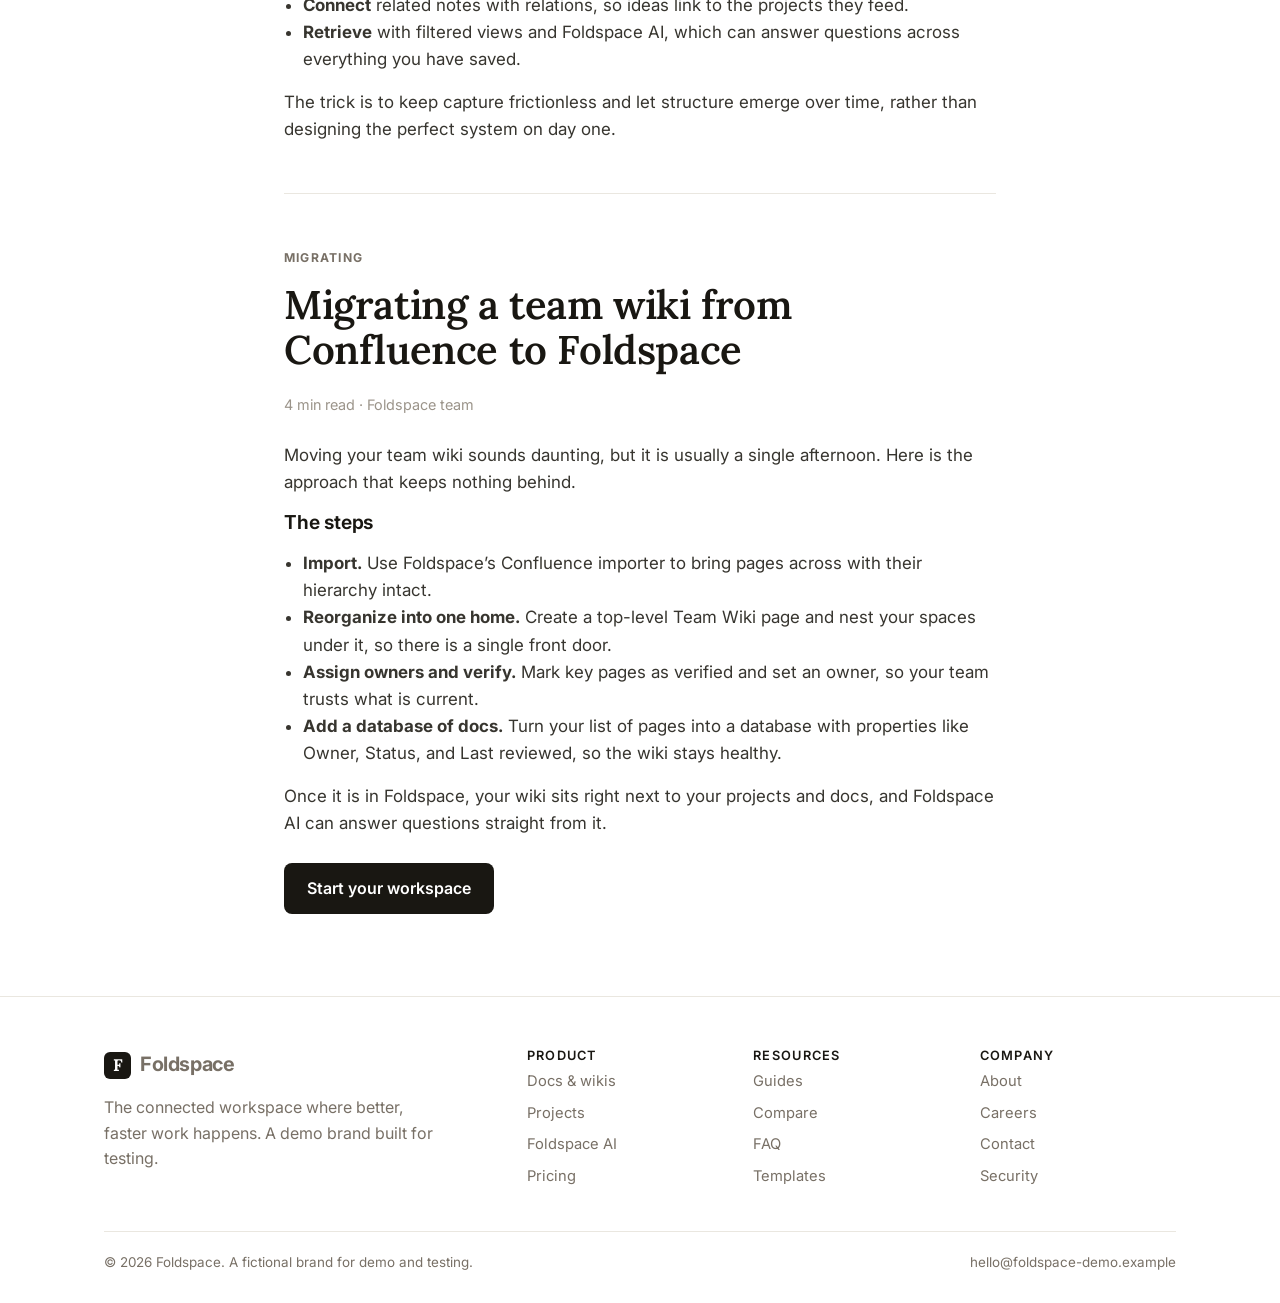
<file: guides.html>
<!doctype html>
<html lang="en">
<head>
<meta charset="utf-8" />
<meta name="viewport" content="width=device-width, initial-scale=1" />
<title>Guides — databases, second brain &amp; migrating to Foldspace</title>
<meta name="description" content="Foldspace guides: getting started with databases, how to build a second brain, and how to migrate a team wiki from Confluence to Foldspace without losing anything." />
<link rel="preconnect" href="https://fonts.googleapis.com" />
<link rel="preconnect" href="https://fonts.gstatic.com" crossorigin />
<link href="https://fonts.googleapis.com/css2?family=Lora:wght@500;600&family=Inter:wght@400;500;600;700&display=swap" rel="stylesheet" />
<link rel="stylesheet" href="styles.css" />
</head>
<body>
<header class="site-header">
  <div class="wrap nav">
    <a class="brand" href="index.html"><span class="mark">F</span> Foldspace</a>
    <nav><ul class="nav-links">
      <li><a href="product.html">Product</a></li>
      <li><a href="product.html#ai">Foldspace AI</a></li>
      <li><a href="product.html#pricing">Pricing</a></li>
      <li><a href="compare.html">Compare</a></li>
      <li><a href="guides.html">Guides</a></li>
      <li><a href="about.html">About</a></li>
      <li><a href="faq.html">FAQ</a></li>
      <li><a class="nav-cta" href="product.html#pricing">Get Foldspace free</a></li>
    </ul></nav>
  </div>
</header>

<section class="page-hero">
  <div class="wrap">
    <span class="eyebrow">Guides</span>
    <h1>Get more out of Foldspace</h1>
    <p class="lead">Practical guides from our team. Jump to one below.</p>
    <p style="margin-top:14px"><a href="#databases">Getting started with databases</a> &middot; <a href="#second-brain">How to build a second brain</a> &middot; <a href="#migrate">Migrating a wiki from Confluence</a></p>
  </div>
</section>

<section style="padding-top:20px">
  <div class="wrap narrow left" style="text-align:left">
    <article class="article" id="databases">
      <span class="kicker">Fundamentals</span>
      <h2 style="margin-top:.3em">Getting started with databases in Foldspace</h2>
      <div class="meta">6 min read &middot; Foldspace team</div>
      <p>Databases are what make Foldspace more than a notes app. A database is just a collection of pages with shared properties, and once it clicks, you will start seeing everything as one.</p>
      <h3>The core idea</h3>
      <p>Every row in a database is a full page you can open and write in. The columns are properties: text, dates, selects, people, relations to other databases, and more. The same data can be shown as a table, board, calendar, timeline, list, or gallery, so you pick the view that fits the moment.</p>
      <h3>A simple first build</h3>
      <ul>
        <li><strong>Create a Tasks database</strong> with properties for Status (select), Due date, and Assignee (person).</li>
        <li><strong>Add a Board view</strong> grouped by Status to work like a kanban board.</li>
        <li><strong>Add a Calendar view</strong> of the same data to see deadlines.</li>
        <li><strong>Relate it to a Projects database</strong> so each task links to its parent project.</li>
      </ul>
      <p>That single relation, tasks linked to projects, is the moment most people realize why Foldspace connects work in a way separate apps cannot.</p>
    </article>

    <hr style="border:0;border-top:1px solid var(--line);margin:50px 0" />

    <article class="article" id="second-brain">
      <span class="kicker">Personal productivity</span>
      <h2 style="margin-top:.3em">How to build a second brain in Foldspace</h2>
      <div class="meta">5 min read &middot; Foldspace team</div>
      <p>A second brain is a trusted place to capture everything you want to remember, so your actual brain can focus on thinking instead of storing. Foldspace is a natural home for one.</p>
      <h3>A lightweight system</h3>
      <ul>
        <li><strong>Capture</strong> quickly into a single Inbox database. Do not organize yet, just get it out of your head.</li>
        <li><strong>Organize</strong> weekly by tagging notes into a few areas: Projects, Areas, Resources, and Archive.</li>
        <li><strong>Connect</strong> related notes with relations, so ideas link to the projects they feed.</li>
        <li><strong>Retrieve</strong> with filtered views and Foldspace AI, which can answer questions across everything you have saved.</li>
      </ul>
      <p>The trick is to keep capture frictionless and let structure emerge over time, rather than designing the perfect system on day one.</p>
    </article>

    <hr style="border:0;border-top:1px solid var(--line);margin:50px 0" />

    <article class="article" id="migrate">
      <span class="kicker">Migrating</span>
      <h2 style="margin-top:.3em">Migrating a team wiki from Confluence to Foldspace</h2>
      <div class="meta">4 min read &middot; Foldspace team</div>
      <p>Moving your team wiki sounds daunting, but it is usually a single afternoon. Here is the approach that keeps nothing behind.</p>
      <h3>The steps</h3>
      <ul>
        <li><strong>Import.</strong> Use Foldspace&rsquo;s Confluence importer to bring pages across with their hierarchy intact.</li>
        <li><strong>Reorganize into one home.</strong> Create a top-level Team Wiki page and nest your spaces under it, so there is a single front door.</li>
        <li><strong>Assign owners and verify.</strong> Mark key pages as verified and set an owner, so your team trusts what is current.</li>
        <li><strong>Add a database of docs.</strong> Turn your list of pages into a database with properties like Owner, Status, and Last reviewed, so the wiki stays healthy.</li>
      </ul>
      <p>Once it is in Foldspace, your wiki sits right next to your projects and docs, and Foldspace AI can answer questions straight from it.</p>
      <p style="margin-top:1.5em"><a class="btn btn-primary" href="product.html#pricing">Start your workspace</a></p>
    </article>
  </div>
</section>

<footer class="site-footer">
  <div class="wrap">
    <div class="footer-grid">
      <div><a class="brand" href="index.html"><span class="mark">F</span> Foldspace</a><p style="margin-top:14px;max-width:34ch;color:var(--muted)">The connected workspace where better, faster work happens. A demo brand built for testing.</p></div>
      <div><h4>Product</h4><ul><li><a href="product.html">Docs &amp; wikis</a></li><li><a href="product.html">Projects</a></li><li><a href="product.html#ai">Foldspace AI</a></li><li><a href="product.html#pricing">Pricing</a></li></ul></div>
      <div><h4>Resources</h4><ul><li><a href="guides.html">Guides</a></li><li><a href="compare.html">Compare</a></li><li><a href="faq.html">FAQ</a></li><li><a href="guides.html">Templates</a></li></ul></div>
      <div><h4>Company</h4><ul><li><a href="about.html">About</a></li><li><a href="about.html">Careers</a></li><li><a href="mailto:hello@foldspace-demo.example">Contact</a></li><li><a href="about.html#security">Security</a></li></ul></div>
    </div>
    <div class="footer-bottom"><span>&copy; 2026 Foldspace. A fictional brand for demo and testing.</span><span>hello@foldspace-demo.example</span></div>
  </div>
</footer>
</body>
</html>
</file>
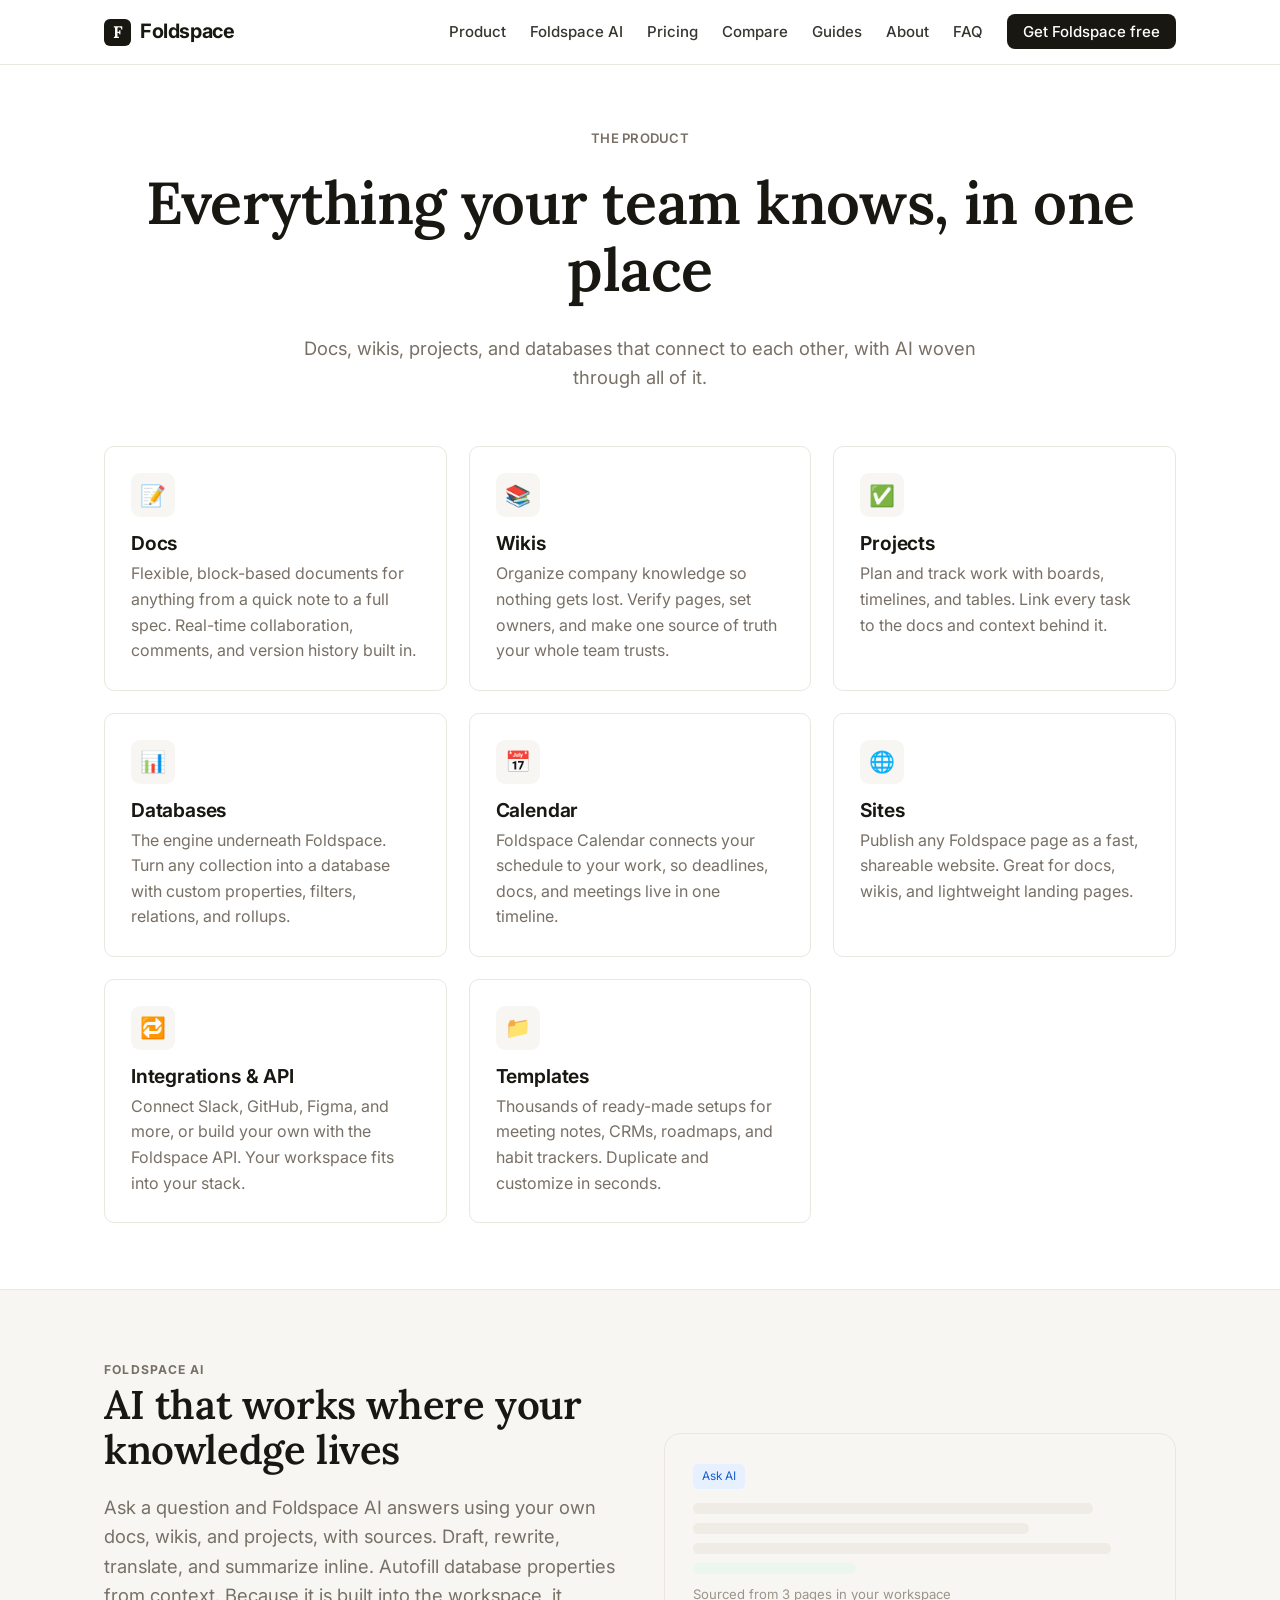
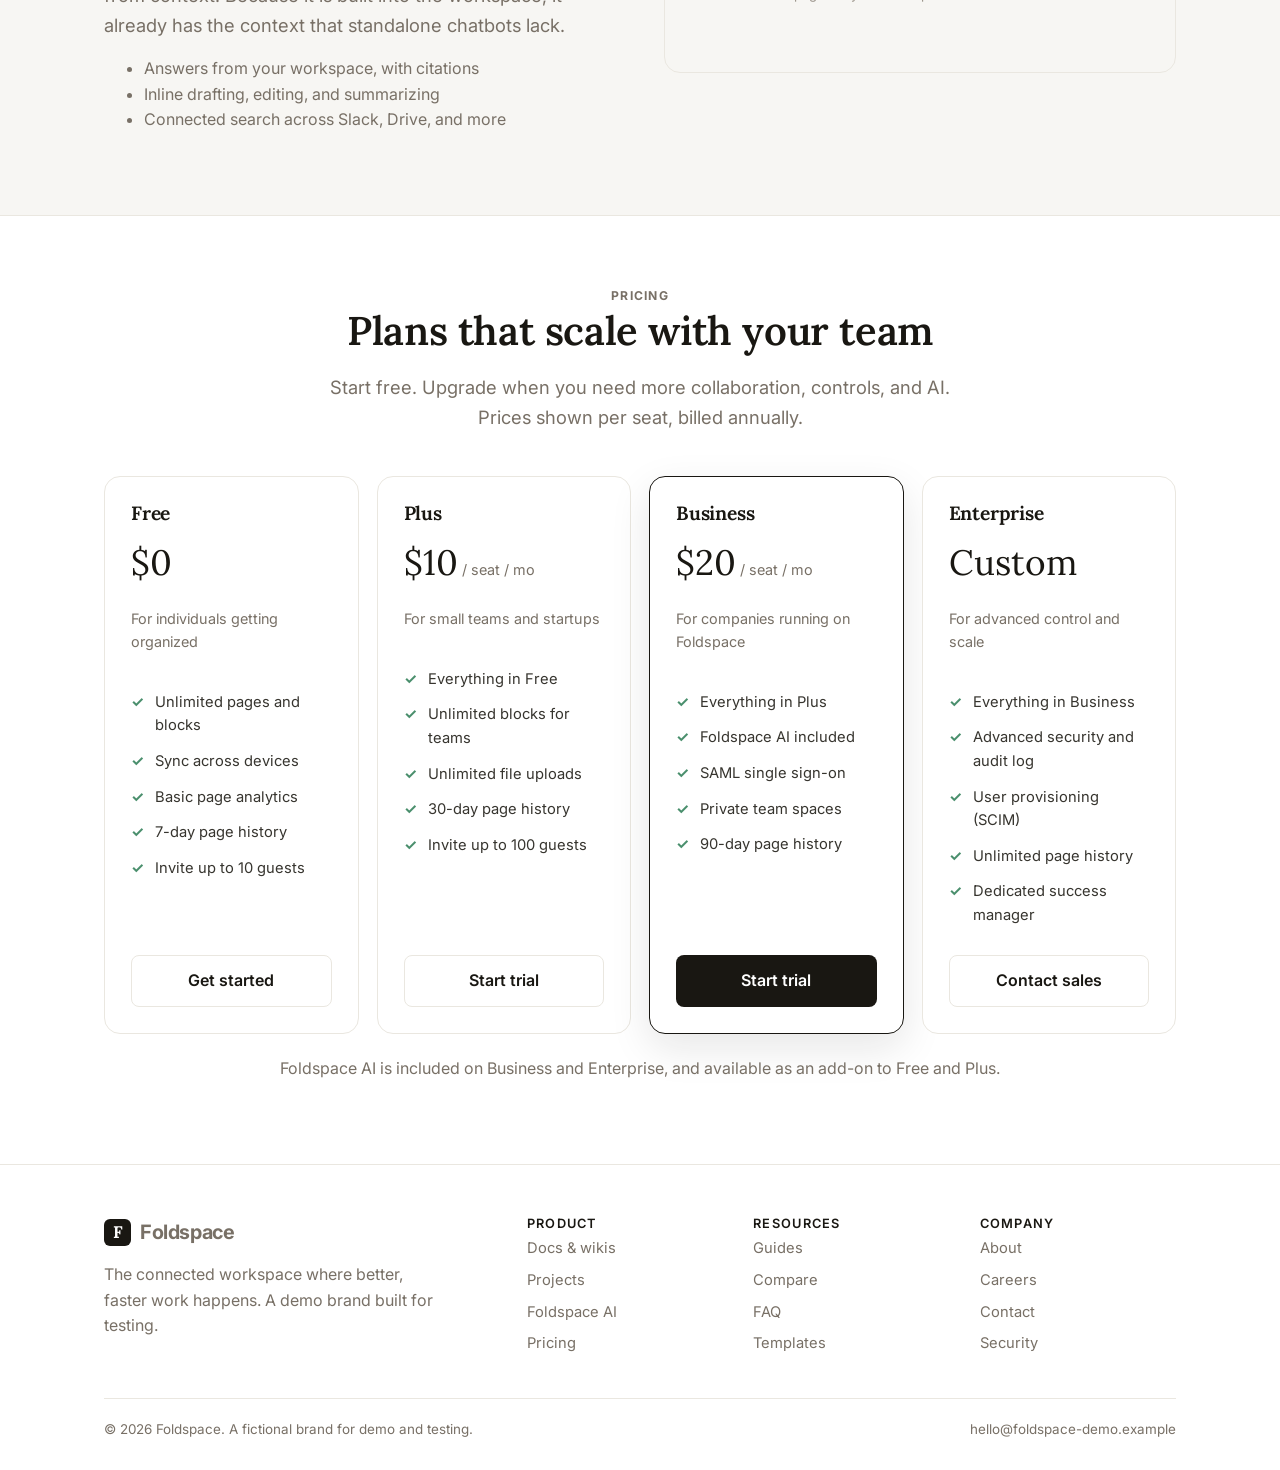
<file: product.html>
<!doctype html>
<html lang="en">
<head>
<meta charset="utf-8" />
<meta name="viewport" content="width=device-width, initial-scale=1" />
<title>Product &amp; pricing — Foldspace connected workspace</title>
<meta name="description" content="Explore Foldspace: docs, wikis, projects, databases, Foldspace AI, calendar, and publishable sites. See plans and pricing for individuals, teams, and enterprises. Free to start, paid plans from $10 per seat." />
<link rel="preconnect" href="https://fonts.googleapis.com" />
<link rel="preconnect" href="https://fonts.gstatic.com" crossorigin />
<link href="https://fonts.googleapis.com/css2?family=Lora:wght@500;600&family=Inter:wght@400;500;600;700&display=swap" rel="stylesheet" />
<link rel="stylesheet" href="styles.css" />
</head>
<body>
<header class="site-header">
  <div class="wrap nav">
    <a class="brand" href="index.html"><span class="mark">F</span> Foldspace</a>
    <nav><ul class="nav-links">
      <li><a href="product.html">Product</a></li>
      <li><a href="product.html#ai">Foldspace AI</a></li>
      <li><a href="product.html#pricing">Pricing</a></li>
      <li><a href="compare.html">Compare</a></li>
      <li><a href="guides.html">Guides</a></li>
      <li><a href="about.html">About</a></li>
      <li><a href="faq.html">FAQ</a></li>
      <li><a class="nav-cta" href="#pricing">Get Foldspace free</a></li>
    </ul></nav>
  </div>
</header>

<section class="page-hero">
  <div class="wrap">
    <span class="eyebrow">The product</span>
    <h1>Everything your team knows, in one place</h1>
    <p class="lead">Docs, wikis, projects, and databases that connect to each other, with AI woven through all of it.</p>
  </div>
</section>

<section style="padding-top:30px">
  <div class="wrap">
    <div class="grid grid-3">
      <div class="card"><div class="ico">&#128221;</div><h3>Docs</h3><p>Flexible, block-based documents for anything from a quick note to a full spec. Real-time collaboration, comments, and version history built in.</p></div>
      <div class="card"><div class="ico">&#128218;</div><h3>Wikis</h3><p>Organize company knowledge so nothing gets lost. Verify pages, set owners, and make one source of truth your whole team trusts.</p></div>
      <div class="card"><div class="ico">&#9989;</div><h3>Projects</h3><p>Plan and track work with boards, timelines, and tables. Link every task to the docs and context behind it.</p></div>
      <div class="card"><div class="ico">&#128202;</div><h3>Databases</h3><p>The engine underneath Foldspace. Turn any collection into a database with custom properties, filters, relations, and rollups.</p></div>
      <div class="card"><div class="ico">&#128197;</div><h3>Calendar</h3><p>Foldspace Calendar connects your schedule to your work, so deadlines, docs, and meetings live in one timeline.</p></div>
      <div class="card"><div class="ico">&#127760;</div><h3>Sites</h3><p>Publish any Foldspace page as a fast, shareable website. Great for docs, wikis, and lightweight landing pages.</p></div>
      <div class="card"><div class="ico">&#128257;</div><h3>Integrations &amp; API</h3><p>Connect Slack, GitHub, Figma, and more, or build your own with the Foldspace API. Your workspace fits into your stack.</p></div>
      <div class="card"><div class="ico">&#128193;</div><h3>Templates</h3><p>Thousands of ready-made setups for meeting notes, CRMs, roadmaps, and habit trackers. Duplicate and customize in seconds.</p></div>
    </div>
  </div>
</section>

<section id="ai" class="panel-bg">
  <div class="wrap">
    <div class="split">
      <div class="text">
        <span class="kicker">Foldspace AI</span>
        <h2>AI that works where your knowledge lives</h2>
        <p class="lead">Ask a question and Foldspace AI answers using your own docs, wikis, and projects, with sources. Draft, rewrite, translate, and summarize inline. Autofill database properties from context. Because it is built into the workspace, it already has the context that standalone chatbots lack.</p>
        <ul style="color:var(--muted)">
          <li>Answers from your workspace, with citations</li>
          <li>Inline drafting, editing, and summarizing</li>
          <li>Connected search across Slack, Drive, and more</li>
        </ul>
      </div>
      <div class="visual">
        <div class="mock-chip" style="background:#e7f0ff;color:#1a5fd0">Ask AI</div>
        <div class="mock-line" style="width:88%;margin-top:12px"></div>
        <div class="mock-line" style="width:74%"></div>
        <div class="mock-line" style="width:92%"></div>
        <div class="mock-line" style="width:36%;background:#eaf6ee"></div>
        <div class="subtle" style="color:var(--faint);font-size:.82rem;margin-top:10px">Sourced from 3 pages in your workspace</div>
      </div>
    </div>
  </div>
</section>

<section id="pricing">
  <div class="wrap">
    <div class="section-head"><span class="kicker">Pricing</span><h2>Plans that scale with your team</h2><p class="lead" style="margin:0 auto">Start free. Upgrade when you need more collaboration, controls, and AI. Prices shown per seat, billed annually.</p></div>
    <div class="price-grid">
      <div class="plan">
        <h3>Free</h3>
        <p><span class="amt-big">$0</span></p>
        <p class="per">For individuals getting organized</p>
        <ul><li>Unlimited pages and blocks</li><li>Sync across devices</li><li>Basic page analytics</li><li>7-day page history</li><li>Invite up to 10 guests</li></ul>
        <a class="btn btn-ghost" href="#">Get started</a>
      </div>
      <div class="plan">
        <h3>Plus</h3>
        <p><span class="amt-big">$10</span><span class="per"> / seat / mo</span></p>
        <p class="per">For small teams and startups</p>
        <ul><li>Everything in Free</li><li>Unlimited blocks for teams</li><li>Unlimited file uploads</li><li>30-day page history</li><li>Invite up to 100 guests</li></ul>
        <a class="btn btn-ghost" href="#">Start trial</a>
      </div>
      <div class="plan feature">
        <h3>Business</h3>
        <p><span class="amt-big">$20</span><span class="per"> / seat / mo</span></p>
        <p class="per">For companies running on Foldspace</p>
        <ul><li>Everything in Plus</li><li>Foldspace AI included</li><li>SAML single sign-on</li><li>Private team spaces</li><li>90-day page history</li></ul>
        <a class="btn btn-primary" href="#">Start trial</a>
      </div>
      <div class="plan">
        <h3>Enterprise</h3>
        <p><span class="amt-big">Custom</span></p>
        <p class="per">For advanced control and scale</p>
        <ul><li>Everything in Business</li><li>Advanced security and audit log</li><li>User provisioning (SCIM)</li><li>Unlimited page history</li><li>Dedicated success manager</li></ul>
        <a class="btn btn-ghost" href="#">Contact sales</a>
      </div>
    </div>
    <p style="text-align:center;margin-top:22px;color:var(--muted)">Foldspace AI is included on Business and Enterprise, and available as an add-on to Free and Plus.</p>
  </div>
</section>

<footer class="site-footer">
  <div class="wrap">
    <div class="footer-grid">
      <div><a class="brand" href="index.html"><span class="mark">F</span> Foldspace</a><p style="margin-top:14px;max-width:34ch;color:var(--muted)">The connected workspace where better, faster work happens. A demo brand built for testing.</p></div>
      <div><h4>Product</h4><ul><li><a href="product.html">Docs &amp; wikis</a></li><li><a href="product.html">Projects</a></li><li><a href="product.html#ai">Foldspace AI</a></li><li><a href="product.html#pricing">Pricing</a></li></ul></div>
      <div><h4>Resources</h4><ul><li><a href="guides.html">Guides</a></li><li><a href="compare.html">Compare</a></li><li><a href="faq.html">FAQ</a></li><li><a href="guides.html">Templates</a></li></ul></div>
      <div><h4>Company</h4><ul><li><a href="about.html">About</a></li><li><a href="about.html">Careers</a></li><li><a href="mailto:hello@foldspace-demo.example">Contact</a></li><li><a href="about.html">Security</a></li></ul></div>
    </div>
    <div class="footer-bottom"><span>&copy; 2026 Foldspace. A fictional brand for demo and testing.</span><span>hello@foldspace-demo.example</span></div>
  </div>
</footer>
</body>
</html>
</file>
<file: styles.css>
/* Foldspace (demo brand) - shared styles */
:root {
  --ink: #191712;
  --ink-2: #37352f;
  --muted: #787066;
  --faint: #9b948a;
  --line: #eae7e0;
  --line-2: #f0ede7;
  --bg: #ffffff;
  --panel: #f7f6f3;
  --panel-2: #efece6;
  --accent: #2e7cf6;
  --accent-ink: #1a5fd0;
  --amber: #f4b942;
  --pink: #eab8d1;
  --green: #4a8f6d;
  --radius: 10px;
  --radius-lg: 16px;
  --shadow-sm: 0 1px 2px rgba(15,15,15,.06), 0 3px 12px rgba(15,15,15,.05);
  --shadow: 0 14px 40px rgba(15,15,15,.10);
  --serif: "Lora", Georgia, "Times New Roman", serif;
  --sans: "Inter", -apple-system, BlinkMacSystemFont, "Segoe UI", Roboto, sans-serif;
}
* { box-sizing:border-box; }
html { scroll-behavior:smooth; }
body { margin:0; font-family:var(--sans); color:var(--ink-2); background:var(--bg); line-height:1.6; -webkit-font-smoothing:antialiased; }
h1,h2,h3,h4 { font-family:var(--serif); font-weight:600; line-height:1.14; letter-spacing:-.01em; margin:0 0 .5em; color:var(--ink); }
h1 { font-size:clamp(2.3rem,5.2vw,3.7rem); }
h2 { font-size:clamp(1.7rem,3.4vw,2.5rem); }
h3 { font-size:1.2rem; font-family:var(--sans); font-weight:650; }
p { margin:0 0 1rem; }
a { color:var(--accent-ink); text-decoration:none; }
a:hover { text-decoration:underline; }
img { max-width:100%; display:block; }
.wrap { max-width:1120px; margin:0 auto; padding:0 24px; }
.narrow { max-width:760px; }

/* Header */
.site-header { position:sticky; top:0; z-index:20; background:rgba(255,255,255,.88); backdrop-filter:saturate(180%) blur(8px); border-bottom:1px solid var(--line); }
.nav { display:flex; align-items:center; justify-content:space-between; height:64px; }
.brand { display:flex; align-items:center; gap:9px; font-weight:700; font-size:1.24rem; color:var(--ink); letter-spacing:-.02em; }
.brand:hover { text-decoration:none; }
.brand .mark { width:27px; height:27px; border-radius:6px; background:var(--ink); color:#fff; display:flex; align-items:center; justify-content:center; font-family:var(--serif); font-weight:700; font-size:1.05rem; }
.nav-links { display:flex; align-items:center; gap:24px; list-style:none; margin:0; padding:0; }
.nav-links a { color:var(--ink-2); font-size:.94rem; font-weight:500; }
.nav-links a:hover { color:var(--ink); text-decoration:none; }
.nav-cta { background:var(--ink); color:#fff !important; padding:8px 16px; border-radius:8px; font-weight:600; }
.nav-cta:hover { background:#000; text-decoration:none; }

/* Buttons */
.btn { display:inline-block; padding:12px 22px; border-radius:8px; font-weight:600; font-size:1rem; border:1px solid transparent; cursor:pointer; transition:transform .1s ease, background .15s ease; }
.btn:hover { text-decoration:none; transform:translateY(-1px); }
.btn-primary { background:var(--ink); color:#fff; }
.btn-primary:hover { background:#000; color:#fff; }
.btn-ghost { background:#fff; color:var(--ink); border-color:var(--line); }
.btn-ghost:hover { border-color:var(--ink); }
.btn-lg { padding:15px 28px; font-size:1.05rem; }

/* Hero */
.hero { padding:78px 0 40px; text-align:center; }
.eyebrow { display:inline-block; color:var(--muted); font-size:.82rem; font-weight:600; letter-spacing:.02em; margin-bottom:20px; text-transform:uppercase; }
.hero h1 { max-width:16ch; margin:0 auto .3em; }
.hero p.lede { font-size:1.22rem; color:var(--muted); max-width:52ch; margin:.4em auto 0; }
.hero-actions { display:flex; gap:14px; margin-top:30px; justify-content:center; flex-wrap:wrap; }
.trust-line { margin-top:18px; color:var(--faint); font-size:.9rem; }

/* Product mock */
.mock { max-width:940px; margin:44px auto 0; background:#fff; border:1px solid var(--line); border-radius:var(--radius-lg); box-shadow:var(--shadow); overflow:hidden; }
.mock-top { display:flex; align-items:center; gap:7px; padding:11px 16px; border-bottom:1px solid var(--line); background:var(--panel); }
.mock-dot { width:11px; height:11px; border-radius:50%; background:#dcd8cf; }
.mock-body { display:grid; grid-template-columns:210px 1fr; min-height:320px; text-align:left; }
.mock-side { border-right:1px solid var(--line); background:var(--panel); padding:16px; }
.mock-side .item { padding:7px 10px; border-radius:6px; font-size:.9rem; color:var(--ink-2); display:flex; gap:8px; align-items:center; }
.mock-side .item.on { background:#fff; box-shadow:var(--shadow-sm); font-weight:600; }
.mock-main { padding:26px 30px; }
.mock-main h4 { font-family:var(--serif); font-size:1.7rem; color:var(--ink); margin:0 0 6px; }
.mock-main .subtle { color:var(--faint); font-size:.85rem; margin-bottom:18px; }
.mock-line { height:11px; border-radius:5px; background:var(--panel-2); margin:9px 0; }
.mock-chip { display:inline-block; font-size:.74rem; padding:3px 9px; border-radius:5px; margin:2px 4px 2px 0; }

/* Logos */
.logos { padding:30px 0; border-top:1px solid var(--line); border-bottom:1px solid var(--line); background:var(--bg); }
.logos .row { display:flex; align-items:center; justify-content:center; gap:34px; flex-wrap:wrap; }
.logos span { color:var(--faint); font-weight:600; font-size:1.02rem; }
.logos .lbl { width:100%; text-align:center; font-size:.78rem; text-transform:uppercase; letter-spacing:.12em; color:var(--faint); margin-bottom:6px; }

/* Sections */
section { padding:66px 0; }
.section-head { max-width:640px; margin:0 auto 44px; text-align:center; }
.grid { display:grid; gap:22px; }
.grid-3 { grid-template-columns:repeat(3,1fr); }
.grid-2 { grid-template-columns:repeat(2,1fr); }
.grid-4 { grid-template-columns:repeat(4,1fr); }

.card { background:#fff; border:1px solid var(--line); border-radius:var(--radius); padding:26px; }
.card .ico { width:44px; height:44px; border-radius:9px; display:flex; align-items:center; justify-content:center; font-size:1.3rem; margin-bottom:16px; background:var(--panel); }
.card h3 { margin-bottom:6px; }
.card p { color:var(--muted); margin:0; }
.kicker { font-size:.76rem; text-transform:uppercase; letter-spacing:.1em; color:var(--muted); font-weight:700; }

/* Split feature rows */
.split { display:grid; grid-template-columns:1fr 1fr; gap:48px; align-items:center; }
.split + .split { margin-top:56px; }
.split .visual { background:var(--panel); border:1px solid var(--line); border-radius:var(--radius-lg); padding:28px; min-height:240px; }
.split.rev .text { order:2; }

/* Stats */
.stats { display:grid; grid-template-columns:repeat(4,1fr); gap:20px; text-align:center; }
.stat .big { font-family:var(--serif); font-size:2.5rem; color:var(--ink); }
.stat .lbl { font-size:.9rem; color:var(--muted); }
.panel-bg { background:var(--panel); border-top:1px solid var(--line); border-bottom:1px solid var(--line); }

/* Pricing */
.price-grid { display:grid; grid-template-columns:repeat(4,1fr); gap:18px; align-items:stretch; }
.plan { background:#fff; border:1px solid var(--line); border-radius:var(--radius-lg); padding:26px; display:flex; flex-direction:column; }
.plan.feature { border-color:var(--ink); box-shadow:var(--shadow); }
.plan h3 { font-size:1.2rem; font-family:var(--serif); }
.plan .amt-big { font-family:var(--serif); font-size:2.2rem; color:var(--ink); }
.plan .per { color:var(--muted); font-size:.9rem; }
.plan ul { list-style:none; padding:0; margin:16px 0 22px; }
.plan li { padding:6px 0 6px 24px; position:relative; color:var(--ink-2); font-size:.92rem; }
.plan li::before { content:"\2713"; position:absolute; left:0; color:var(--green); font-weight:700; }
.plan .btn { margin-top:auto; text-align:center; }

/* Table */
.table-scroll { overflow-x:auto; border:1px solid var(--line); border-radius:var(--radius); background:#fff; }
table.compare { border-collapse:collapse; width:100%; min-width:680px; }
table.compare th, table.compare td { padding:15px 18px; text-align:left; border-bottom:1px solid var(--line); font-size:.94rem; }
table.compare thead th { background:var(--panel); font-family:var(--serif); font-size:1.02rem; }
table.compare tbody th { font-weight:600; color:var(--ink); }
table.compare .yes { color:var(--green); font-weight:700; }
table.compare .no { color:#c0392b; }
table.compare .us { background:#f7f6f3; }

/* FAQ */
.faq details { border:1px solid var(--line); border-radius:var(--radius); background:#fff; margin-bottom:12px; padding:2px 22px; }
.faq summary { cursor:pointer; font-weight:650; font-size:1.06rem; padding:16px 0; list-style:none; display:flex; justify-content:space-between; align-items:center; gap:16px; color:var(--ink); }
.faq summary::-webkit-details-marker { display:none; }
.faq summary::after { content:"+"; color:var(--muted); font-size:1.4rem; }
.faq details[open] summary::after { content:"\2013"; }
.faq details p { padding-bottom:18px; color:var(--muted); margin:0; }

/* Article */
.article { max-width:720px; margin:0 auto; }
.article h2 { margin-top:1.7em; }
.article .meta { color:var(--faint); font-size:.9rem; margin-bottom:26px; }
.article p, .article li { font-size:1.06rem; color:var(--ink-2); }
.article ul { padding-left:1.2em; }

/* CTA */
.cta-band { background:var(--ink); color:#fff; text-align:center; border-radius:20px; padding:60px 24px; }
.cta-band h2 { color:#fff; }
.cta-band p { color:rgba(255,255,255,.75); max-width:48ch; margin:0 auto 24px; }

/* Footer */
.site-footer { border-top:1px solid var(--line); padding:52px 0 30px; color:var(--muted); }
.footer-grid { display:grid; grid-template-columns:2fr 1fr 1fr 1fr; gap:30px; }
.footer-grid h4 { color:var(--ink); font-family:var(--sans); font-size:.8rem; text-transform:uppercase; letter-spacing:.1em; }
.footer-grid ul { list-style:none; padding:0; margin:0; }
.footer-grid li { margin-bottom:8px; font-size:.92rem; }
.footer-grid a { color:var(--muted); }
.footer-bottom { border-top:1px solid var(--line); margin-top:34px; padding-top:20px; font-size:.84rem; display:flex; justify-content:space-between; flex-wrap:wrap; gap:10px; }

.page-hero { padding:60px 0 8px; text-align:center; }
.page-hero .lead { margin-left:auto; margin-right:auto; }
.lead { font-size:1.15rem; color:var(--muted); max-width:60ch; }
.left { text-align:left; }

@media (max-width:900px){
  .mock-body { grid-template-columns:1fr; }
  .mock-side { display:none; }
  .split, .split.rev .text { grid-template-columns:1fr; order:0; }
  .split { grid-template-columns:1fr; }
  .price-grid,.grid-3,.grid-4,.stats { grid-template-columns:1fr 1fr; }
  .footer-grid { grid-template-columns:1fr 1fr; }
  .nav-links { display:none; }
}
@media (max-width:560px){
  .price-grid,.grid-3,.grid-4,.grid-2,.stats,.footer-grid { grid-template-columns:1fr; }
}
</file>
